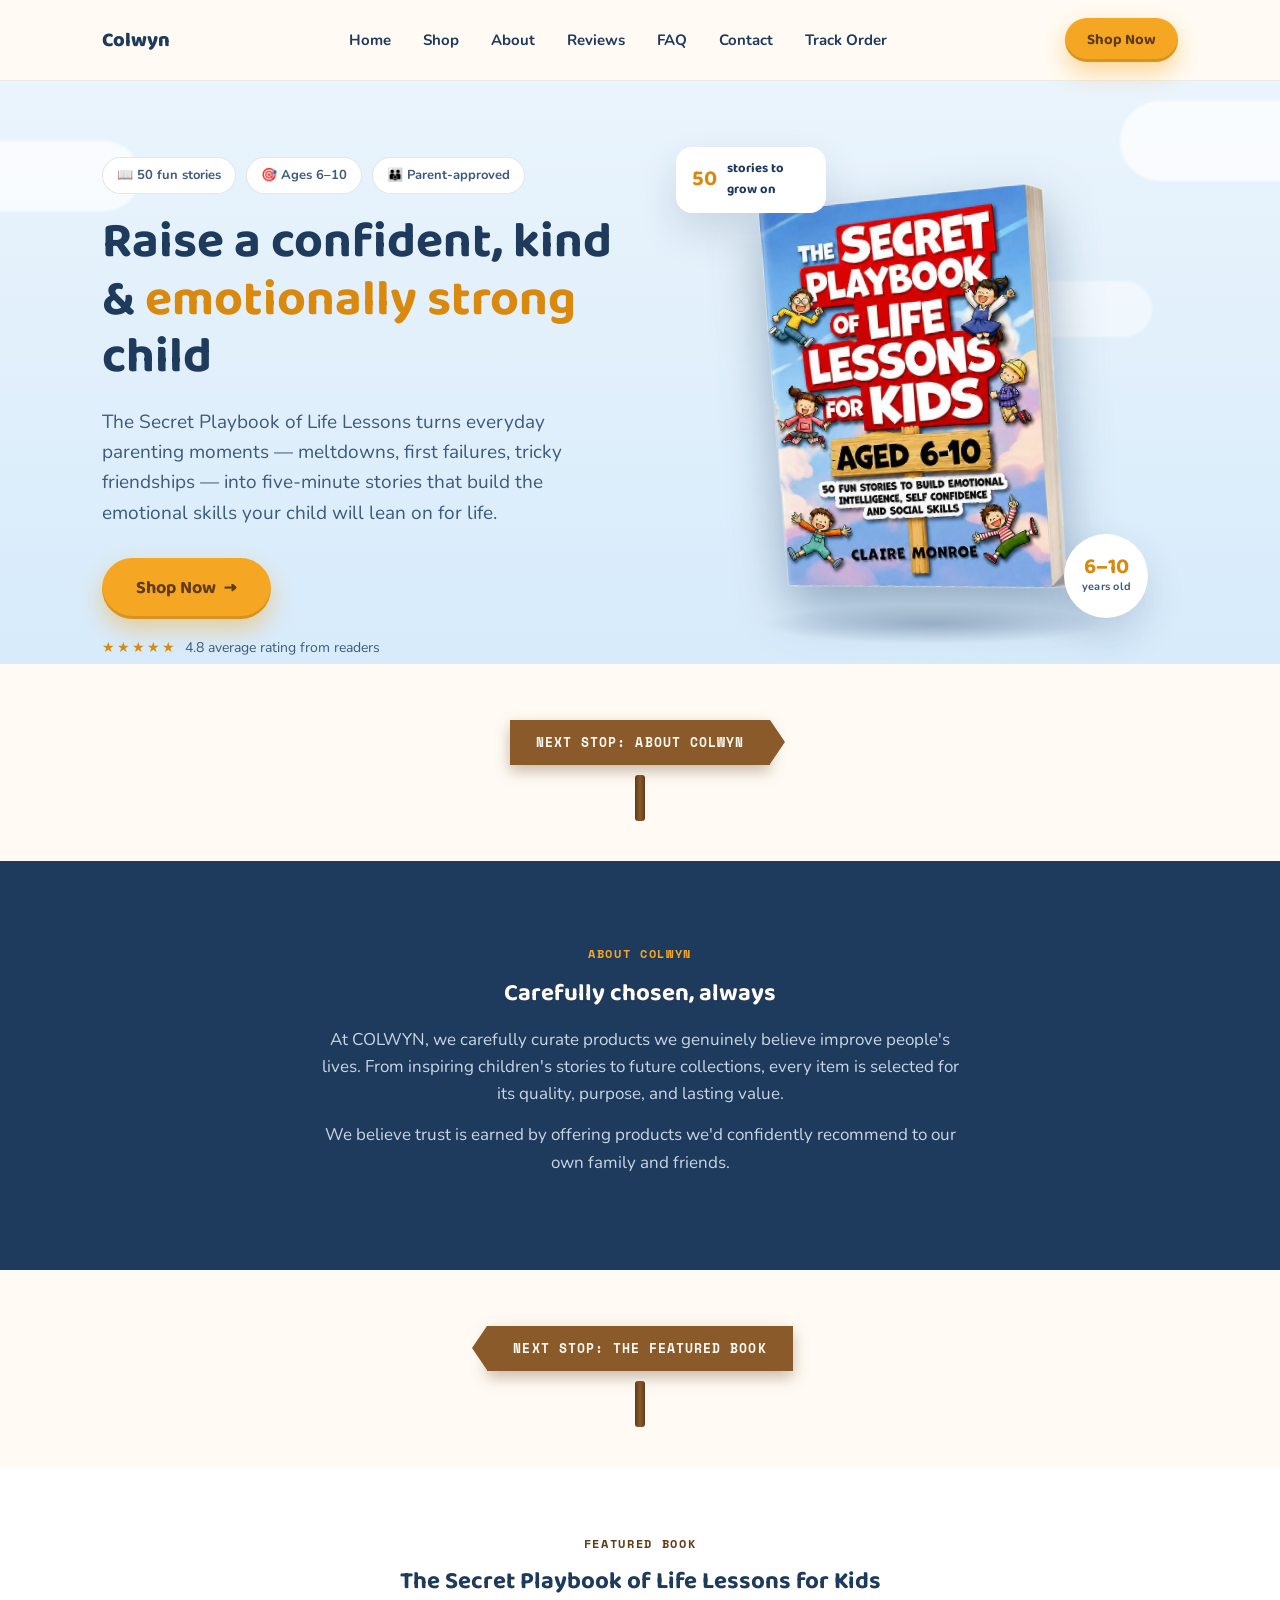
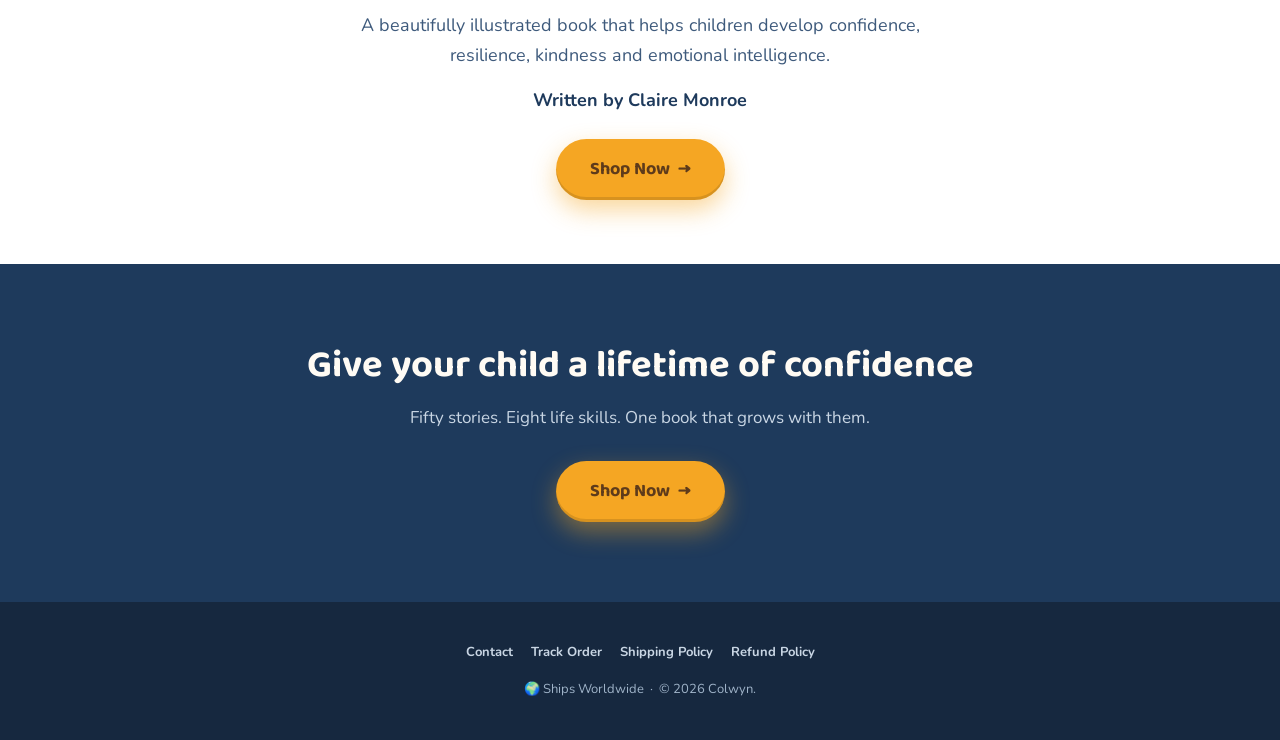
<file: index.html>
<!DOCTYPE html>
<html lang="en">
<head>
<meta charset="UTF-8">
<meta name="viewport" content="width=device-width, initial-scale=1.0">
<title>The Secret Playbook of Life Lessons for Kids by Claire Monroe | Colwyn</title>
<link rel="preconnect" href="https://fonts.googleapis.com">
<link rel="preconnect" href="https://fonts.gstatic.com" crossorigin>
<link href="https://fonts.googleapis.com/css2?family=Baloo+2:wght@500;600;700;800&family=Nunito:wght@400;600;700;800&family=Space+Mono:wght@400;700&display=swap" rel="stylesheet">
<link rel="stylesheet" href="css/styles.css">
</head>
<body>

<header>
  <div class="nav">
    <div class="logo">Colwyn</div>
    <div class="nav-links">
      <a href="index.html">Home</a>
      <a href="shop.html">Shop</a>
      <a href="#about">About</a>
      <a href="shop.html#reviews">Reviews</a>
      <a href="shop.html#faq">FAQ</a>
      <a href="contact.html">Contact</a>
      <a href="track-order.html">Track Order</a>
    </div>
    <a href="shop.html" class="btn btn-primary">Shop Now</a>
  </div>
</header>

<!-- HERO — answers "what is this?" -->
<section class="hero">
  <div class="cloud" style="width:180px;height:70px;top:60px;left:-40px;"></div>
  <div class="cloud" style="width:220px;height:80px;top:20px;right:-60px;"></div>
  <div class="cloud" style="width:140px;height:56px;top:200px;right:10%;opacity:0.5;"></div>
  <div class="wrap hero-grid">
    <div>
      <div class="badge-row">
        <span class="pill">📖 50 fun stories</span>
        <span class="pill">🎯 Ages 6–10</span>
        <span class="pill">👪 Parent-approved</span>
      </div>
      <h1>Raise a confident, kind & <span class="hl">emotionally strong</span> child</h1>
      <p class="lead">The Secret Playbook of Life Lessons turns everyday parenting moments — meltdowns, first failures, tricky friendships — into five-minute stories that build the emotional skills your child will lean on for life.</p>
      <div class="hero-cta-row">
        <a href="shop.html" class="btn btn-primary">Shop Now &nbsp;→</a>
      </div>
      <div class="trust-line"><span class="stars">★★★★★</span> 4.8 average rating from readers</div>
    </div>
    <div class="book-stage">
      <div class="book-shadow"></div>
      <div class="float-badge stories"><span class="num">50</span> stories to grow on</div>
      <img class="book-cover-img" src="images/book-cover.png" alt="The Secret Playbook of Life Lessons for Kids, by Claire Monroe">
      <div class="float-badge age"><span class="num">6–10</span><span class="sub">years old</span></div>
    </div>
  </div>
</section>

<div class="signpost-divider">
  <div class="signpost-arrow">Next stop: about Colwyn</div>
  <div class="signpost-post"></div>
</div>

<!-- ABOUT COLWYN — broad master-brand introduction (not book-specific),
     built to support future product categories beyond this first title. -->
<section class="about-section" id="about">
  <div class="wrap">
    <span class="eyebrow" style="color:var(--gold);">About Colwyn</span>
    <h2 style="margin:14px 0 18px;">Carefully chosen, always</h2>
    <p>At COLWYN, we carefully curate products we genuinely believe improve people's lives. From inspiring children's stories to future collections, every item is selected for its quality, purpose, and lasting value.</p>
    <p>We believe trust is earned by offering products we'd confidently recommend to our own family and friends.</p>
  </div>
</section>

<div class="signpost-divider">
  <div class="signpost-arrow left">Next stop: the featured book</div>
  <div class="signpost-post"></div>
</div>

<!-- FEATURED BOOK — compact callout (not the full author bio).
     The complete "About the Author" section lives only on the Shop page;
     this briefly credits the author before sending the visitor to Shop Now. -->
<section class="short-intro">
  <div class="wrap">
    <span class="eyebrow">Featured Book</span>
    <h2 style="margin:12px 0 14px;">The Secret Playbook of Life Lessons for Kids</h2>
    <p style="margin-bottom:14px;">A beautifully illustrated book that helps children develop confidence, resilience, kindness and emotional intelligence.</p>
    <p style="font-weight:700;color:var(--ink);margin-bottom:24px;">Written by Claire Monroe</p>
    <a href="shop.html" class="btn btn-primary">Shop Now &nbsp;→</a>
  </div>
</section>

<!-- FINAL CTA — answers "where do I buy it?" -->
<section class="final-cta">
  <div class="wrap">
    <h2>Give your child a lifetime of confidence</h2>
    <p>Fifty stories. Eight life skills. One book that grows with them.</p>
    <a href="shop.html" class="btn btn-primary">Shop Now &nbsp;→</a>
  </div>
</section>

<footer>
  <div class="wrap">
    <div class="footer-links">
      <a href="contact.html">Contact</a>
      <a href="track-order.html">Track Order</a>
      <a href="shipping-policy.html">Shipping Policy</a>
      <a href="refund-policy.html">Refund Policy</a>
      <!-- REMAINING POLICY LINKS PLACEHOLDER — restore once approved
           Privacy Policy and Terms of Service still contain draft /
           TO CONFIRM placeholders (business entity name, governing
           law, data-collection specifics, etc.) and are not yet
           publicly linked. Shipping Policy and Refund Policy were
           finalized using confirmed supplier fulfillment details and
           are now live above. Once Privacy Policy and Terms of
           Service are reviewed and approved, restore these two:
           <a href="privacy-policy.html">Privacy Policy</a>
           <a href="terms-of-service.html">Terms of Service</a>
      -->
    </div>
    <p>🌍 Ships Worldwide &nbsp;·&nbsp; © 2026 Colwyn.</p>
  </div>
</footer>

</body>
</html>
</file>
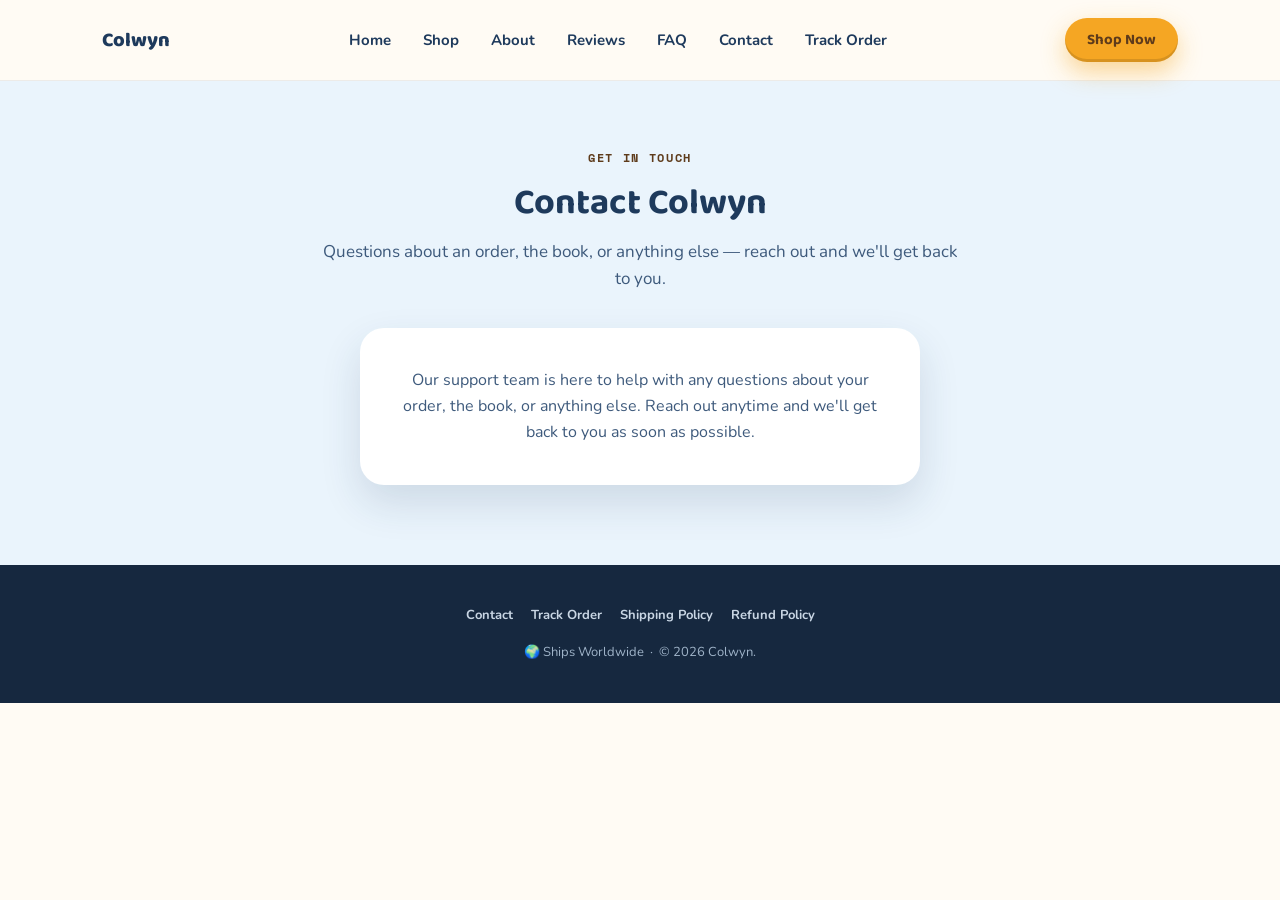
<file: contact.html>
<!DOCTYPE html>
<html lang="en">
<head>
<meta charset="UTF-8">
<meta name="viewport" content="width=device-width, initial-scale=1.0">
<title>Contact | Colwyn</title>
<link rel="preconnect" href="https://fonts.googleapis.com">
<link rel="preconnect" href="https://fonts.gstatic.com" crossorigin>
<link href="https://fonts.googleapis.com/css2?family=Baloo+2:wght@500;600;700;800&family=Nunito:wght@400;600;700;800&family=Space+Mono:wght@400;700&display=swap" rel="stylesheet">

<link rel="stylesheet" href="css/styles.css">



</head>
<body>

<header>
  <div class="nav">
    <div class="logo">Colwyn</div>
    <div class="nav-links">
      <a href="index.html">Home</a>
      <a href="shop.html">Shop</a>
      <a href="index.html#about">About</a>
      <a href="shop.html#reviews">Reviews</a>
      <a href="shop.html#faq">FAQ</a>
      <a href="contact.html">Contact</a>
      <a href="track-order.html">Track Order</a>
    </div>
    <a href="shop.html" class="btn btn-primary">Shop Now</a>
  </div>
</header>

<section class="contact-section">
  <div class="wrap">
    <div class="section-head" style="margin-bottom:36px;">
      <span class="eyebrow">Get in touch</span>
      <h2>Contact Colwyn</h2>
      <p>Questions about an order, the book, or anything else — reach out and we'll get back to you.</p>
    </div>
    <!--
      Support email is a configurable placeholder — the owner has not yet
      provided the final support address. No placeholder or fake address
      is shown to customers (that would fail a "no placeholder email
      visible to customers" check). Once the real address is provided,
      add it as a mailto link here, e.g.:
      <a href="mailto:REAL_ADDRESS_HERE" class="btn btn-primary">REAL_ADDRESS_HERE</a>
    -->
    <div class="contact-form" style="text-align:center;">
      <p style="color:var(--ink-soft);font-size:16px;">
        Our support team is here to help with any questions about your order, the book, or anything else. Reach out anytime and we'll get back to you as soon as possible.
      </p>
    </div>
  </div>
</section>

<footer>
  <div class="wrap">
    <div class="footer-links">
      <a href="contact.html">Contact</a>
      <a href="track-order.html">Track Order</a>
      <a href="shipping-policy.html">Shipping Policy</a>
      <a href="refund-policy.html">Refund Policy</a>
      <!-- REMAINING POLICY LINKS PLACEHOLDER — restore once approved
           Privacy Policy and Terms of Service still contain draft /
           TO CONFIRM placeholders (business entity name, governing
           law, data-collection specifics, etc.) and are not yet
           publicly linked. Shipping Policy and Refund Policy were
           finalized using confirmed supplier fulfillment details and
           are now live above. Once Privacy Policy and Terms of
           Service are reviewed and approved, restore these two:
           <a href="privacy-policy.html">Privacy Policy</a>
           <a href="terms-of-service.html">Terms of Service</a>
      -->
    </div>
    <p>🌍 Ships Worldwide &nbsp;·&nbsp; © 2026 Colwyn.</p>
  </div>
</footer>

</body>
</html>
</file>
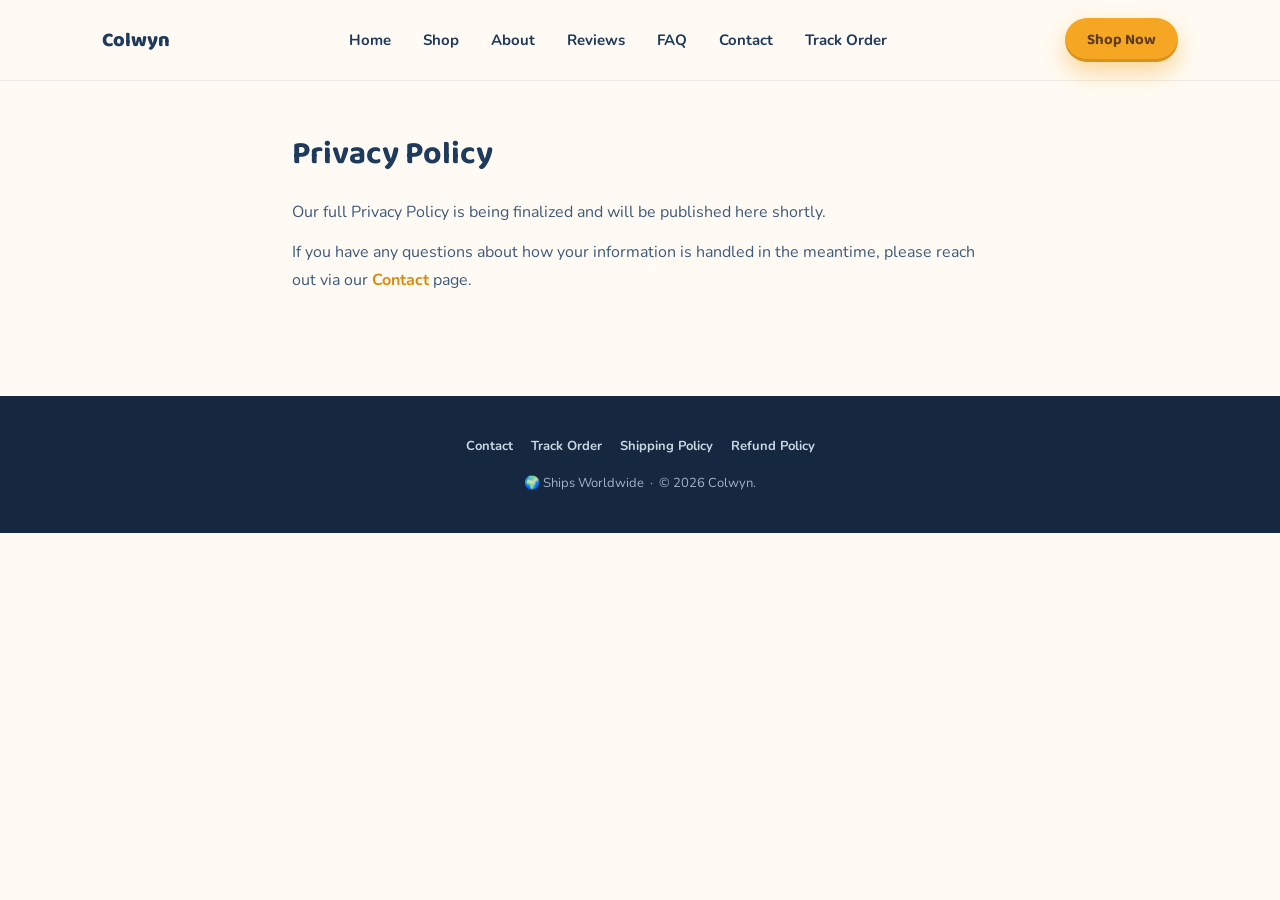
<file: privacy-policy.html>
<!DOCTYPE html>
<html lang="en">
<head>
<meta charset="UTF-8">
<meta name="viewport" content="width=device-width, initial-scale=1.0">
<title>Privacy Policy | Colwyn</title>
<link rel="preconnect" href="https://fonts.googleapis.com">
<link rel="preconnect" href="https://fonts.gstatic.com" crossorigin>
<link href="https://fonts.googleapis.com/css2?family=Baloo+2:wght@500;600;700;800&family=Nunito:wght@400;600;700;800&family=Space+Mono:wght@400;700&display=swap" rel="stylesheet">
<link rel="stylesheet" href="css/styles.css">
</head>
<body>

<header>
  <div class="nav">
    <div class="logo">Colwyn</div>
    <div class="nav-links">
      <a href="index.html">Home</a>
      <a href="shop.html">Shop</a>
      <a href="index.html#about">About</a>
      <a href="shop.html#reviews">Reviews</a>
      <a href="shop.html#faq">FAQ</a>
      <a href="contact.html">Contact</a>
      <a href="track-order.html">Track Order</a>
    </div>
    <a href="shop.html" class="btn btn-primary">Shop Now</a>
  </div>
</header>

<section class="policy-section">
  <div class="wrap">
    <!-- This page is a minimal holding page, not the final policy.
         The full Privacy Policy needs real business details (data
         collection tools in use, data retention practice, registered
         business name/address, etc.) that haven't been confirmed yet.
         Replace this entire section with the finalized policy once
         that information is available — see project notes. -->
    <h1>Privacy Policy</h1>
    <p>Our full Privacy Policy is being finalized and will be published here shortly.</p>
    <p>If you have any questions about how your information is handled in the meantime, please reach out via our <a href="contact.html" style="color:var(--gold-deep);font-weight:700;">Contact</a> page.</p>
  </div>
</section>

<footer>
  <div class="wrap">
    <div class="footer-links">
      <a href="contact.html">Contact</a>
      <a href="track-order.html">Track Order</a>
      <a href="shipping-policy.html">Shipping Policy</a>
      <a href="refund-policy.html">Refund Policy</a>
      <!-- REMAINING POLICY LINKS PLACEHOLDER — restore once approved
           Privacy Policy and Terms of Service still contain draft /
           TO CONFIRM placeholders (business entity name, governing
           law, data-collection specifics, etc.) and are not yet
           publicly linked. Shipping Policy and Refund Policy were
           finalized using confirmed supplier fulfillment details and
           are now live above. Once Privacy Policy and Terms of
           Service are reviewed and approved, restore these two:
           <a href="privacy-policy.html">Privacy Policy</a>
           <a href="terms-of-service.html">Terms of Service</a>
      -->
    </div>
    <p>🌍 Ships Worldwide &nbsp;·&nbsp; © 2026 Colwyn.</p>
  </div>
</footer>

</body>
</html>
</file>
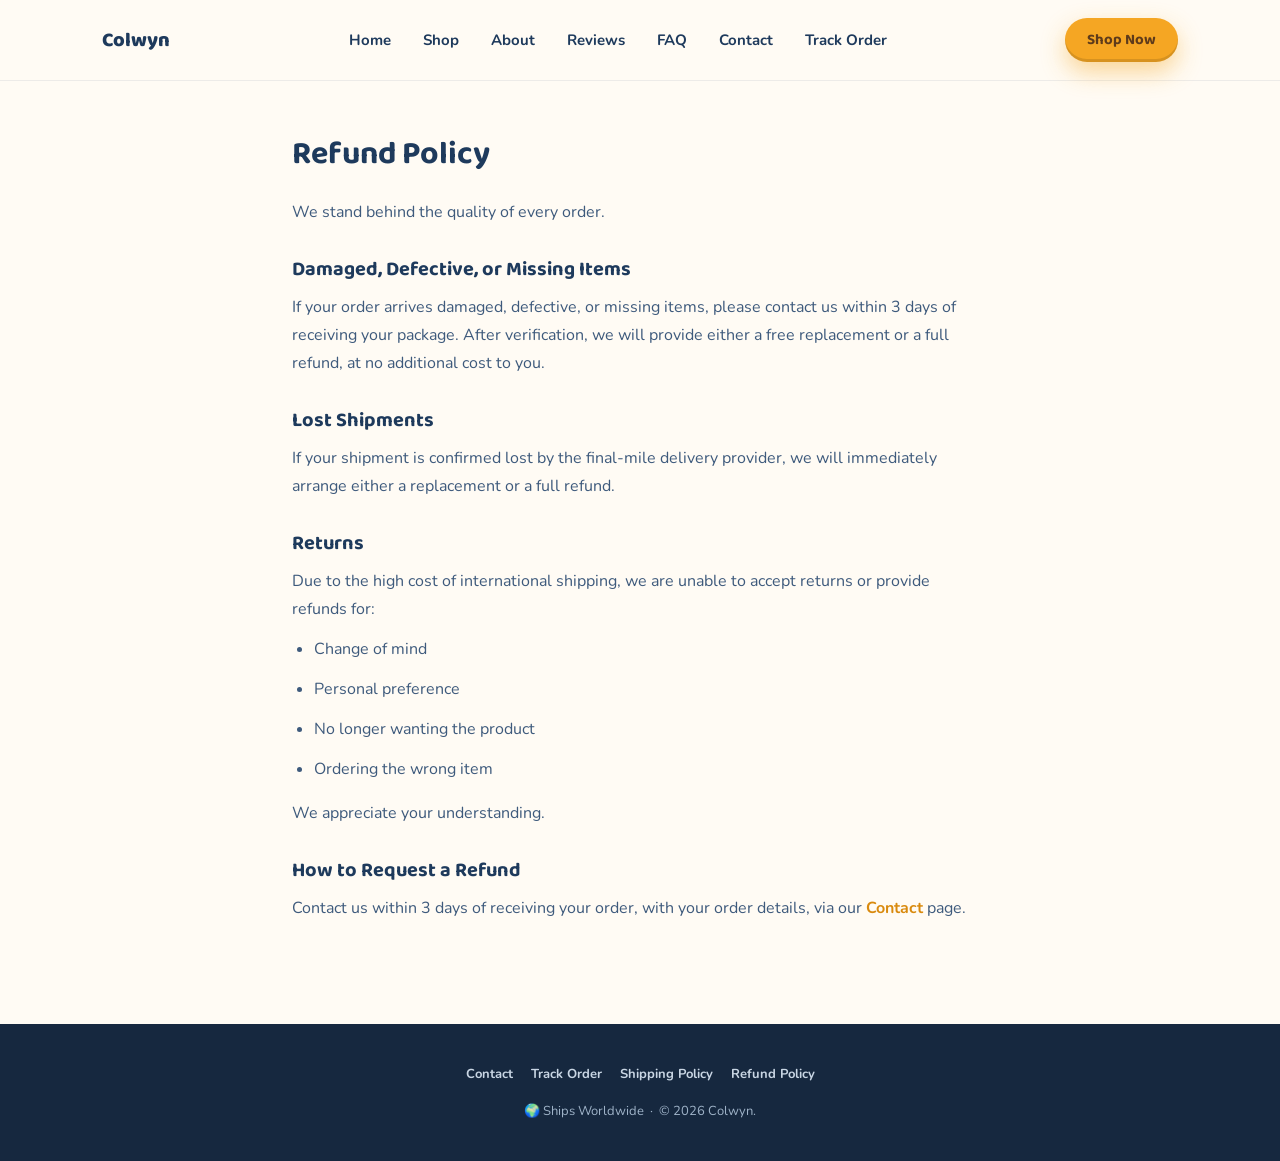
<file: refund-policy.html>
<!DOCTYPE html>
<html lang="en">
<head>
<meta charset="UTF-8">
<meta name="viewport" content="width=device-width, initial-scale=1.0">
<title>Refund Policy | Colwyn</title>
<link rel="preconnect" href="https://fonts.googleapis.com">
<link rel="preconnect" href="https://fonts.gstatic.com" crossorigin>
<link href="https://fonts.googleapis.com/css2?family=Baloo+2:wght@500;600;700;800&family=Nunito:wght@400;600;700;800&family=Space+Mono:wght@400;700&display=swap" rel="stylesheet">
<link rel="stylesheet" href="css/styles.css">
</head>
<body>

<header>
  <div class="nav">
    <div class="logo">Colwyn</div>
    <div class="nav-links">
      <a href="index.html">Home</a>
      <a href="shop.html">Shop</a>
      <a href="index.html#about">About</a>
      <a href="shop.html#reviews">Reviews</a>
      <a href="shop.html#faq">FAQ</a>
      <a href="contact.html">Contact</a>
      <a href="track-order.html">Track Order</a>
    </div>
    <a href="shop.html" class="btn btn-primary">Shop Now</a>
  </div>
</header>

<section class="policy-section">
  <div class="wrap">
    <h1>Refund Policy</h1>
    <p>We stand behind the quality of every order.</p>

    <h2>Damaged, Defective, or Missing Items</h2>
    <p>If your order arrives damaged, defective, or missing items, please contact us within 3 days of receiving your package. After verification, we will provide either a free replacement or a full refund, at no additional cost to you.</p>

    <h2>Lost Shipments</h2>
    <p>If your shipment is confirmed lost by the final-mile delivery provider, we will immediately arrange either a replacement or a full refund.</p>

    <h2>Returns</h2>
    <p>Due to the high cost of international shipping, we are unable to accept returns or provide refunds for:</p>
    <ul>
      <li>Change of mind</li>
      <li>Personal preference</li>
      <li>No longer wanting the product</li>
      <li>Ordering the wrong item</li>
    </ul>
    <p>We appreciate your understanding.</p>

    <h2>How to Request a Refund</h2>
    <p>Contact us within 3 days of receiving your order, with your order details, via our <a href="contact.html" style="color:var(--gold-deep);font-weight:700;">Contact</a> page.</p>
  </div>
</section>

<footer>
  <div class="wrap">
    <div class="footer-links">
      <a href="contact.html">Contact</a>
      <a href="track-order.html">Track Order</a>
      <a href="shipping-policy.html">Shipping Policy</a>
      <a href="refund-policy.html">Refund Policy</a>
      <!-- REMAINING POLICY LINKS PLACEHOLDER — restore once approved
           Privacy Policy and Terms of Service still contain draft /
           TO CONFIRM placeholders (business entity name, governing
           law, data-collection specifics, etc.) and are not yet
           publicly linked. Shipping Policy and Refund Policy were
           finalized using confirmed supplier fulfillment details and
           are now live above. Once Privacy Policy and Terms of
           Service are reviewed and approved, restore these two:
           <a href="privacy-policy.html">Privacy Policy</a>
           <a href="terms-of-service.html">Terms of Service</a>
      -->
    </div>
    <p>🌍 Ships Worldwide &nbsp;·&nbsp; © 2026 Colwyn.</p>
  </div>
</footer>

</body>
</html>
</file>
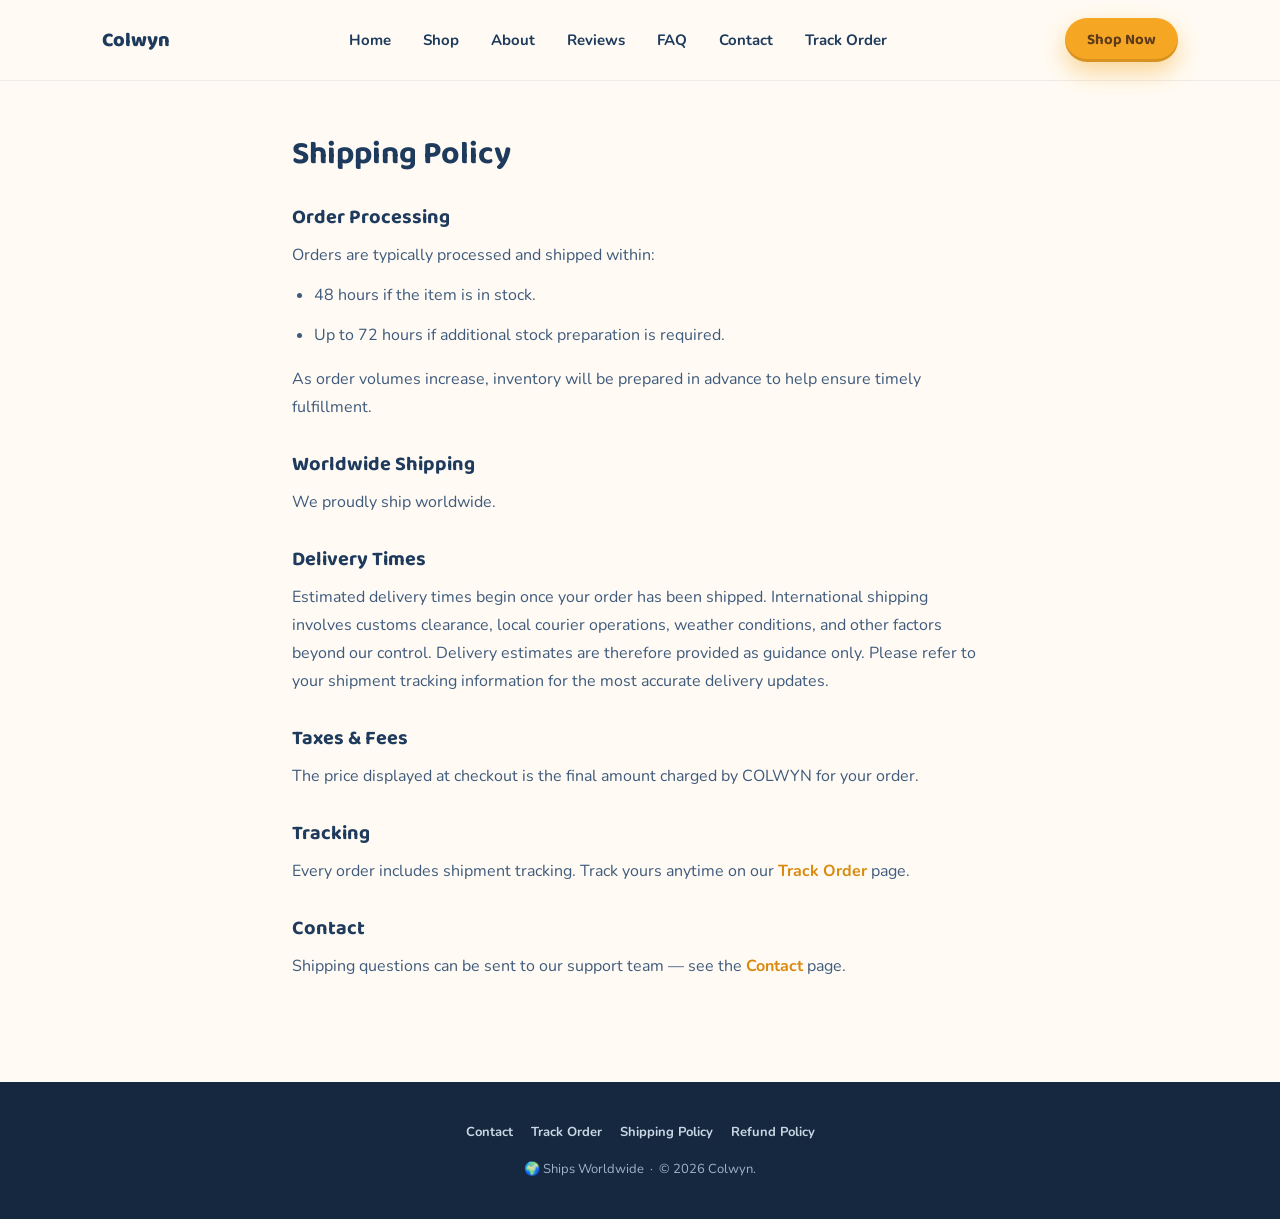
<file: shipping-policy.html>
<!DOCTYPE html>
<html lang="en">
<head>
<meta charset="UTF-8">
<meta name="viewport" content="width=device-width, initial-scale=1.0">
<title>Shipping Policy | Colwyn</title>
<link rel="preconnect" href="https://fonts.googleapis.com">
<link rel="preconnect" href="https://fonts.gstatic.com" crossorigin>
<link href="https://fonts.googleapis.com/css2?family=Baloo+2:wght@500;600;700;800&family=Nunito:wght@400;600;700;800&family=Space+Mono:wght@400;700&display=swap" rel="stylesheet">
<link rel="stylesheet" href="css/styles.css">
</head>
<body>

<header>
  <div class="nav">
    <div class="logo">Colwyn</div>
    <div class="nav-links">
      <a href="index.html">Home</a>
      <a href="shop.html">Shop</a>
      <a href="index.html#about">About</a>
      <a href="shop.html#reviews">Reviews</a>
      <a href="shop.html#faq">FAQ</a>
      <a href="contact.html">Contact</a>
      <a href="track-order.html">Track Order</a>
    </div>
    <a href="shop.html" class="btn btn-primary">Shop Now</a>
  </div>
</header>

<section class="policy-section">
  <div class="wrap">
    <h1>Shipping Policy</h1>

    <h2>Order Processing</h2>
    <p>Orders are typically processed and shipped within:</p>
    <ul>
      <li>48 hours if the item is in stock.</li>
      <li>Up to 72 hours if additional stock preparation is required.</li>
    </ul>
    <p>As order volumes increase, inventory will be prepared in advance to help ensure timely fulfillment.</p>

    <h2>Worldwide Shipping</h2>
    <p>We proudly ship worldwide.</p>

    <h2>Delivery Times</h2>
    <p>Estimated delivery times begin once your order has been shipped. International shipping involves customs clearance, local courier operations, weather conditions, and other factors beyond our control. Delivery estimates are therefore provided as guidance only. Please refer to your shipment tracking information for the most accurate delivery updates.</p>

    <h2>Taxes &amp; Fees</h2>
    <p>The price displayed at checkout is the final amount charged by COLWYN for your order.</p>

    <h2>Tracking</h2>
    <p>Every order includes shipment tracking. Track yours anytime on our <a href="track-order.html" style="color:var(--gold-deep);font-weight:700;">Track Order</a> page.</p>

    <h2>Contact</h2>
    <p>Shipping questions can be sent to our support team — see the <a href="contact.html" style="color:var(--gold-deep);font-weight:700;">Contact</a> page.</p>
  </div>
</section>

<footer>
  <div class="wrap">
    <div class="footer-links">
      <a href="contact.html">Contact</a>
      <a href="track-order.html">Track Order</a>
      <a href="shipping-policy.html">Shipping Policy</a>
      <a href="refund-policy.html">Refund Policy</a>
      <!-- REMAINING POLICY LINKS PLACEHOLDER — restore once approved
           Privacy Policy and Terms of Service still contain draft /
           TO CONFIRM placeholders (business entity name, governing
           law, data-collection specifics, etc.) and are not yet
           publicly linked. Shipping Policy and Refund Policy were
           finalized using confirmed supplier fulfillment details and
           are now live above. Once Privacy Policy and Terms of
           Service are reviewed and approved, restore these two:
           <a href="privacy-policy.html">Privacy Policy</a>
           <a href="terms-of-service.html">Terms of Service</a>
      -->
    </div>
    <p>🌍 Ships Worldwide &nbsp;·&nbsp; © 2026 Colwyn.</p>
  </div>
</footer>

</body>
</html>
</file>
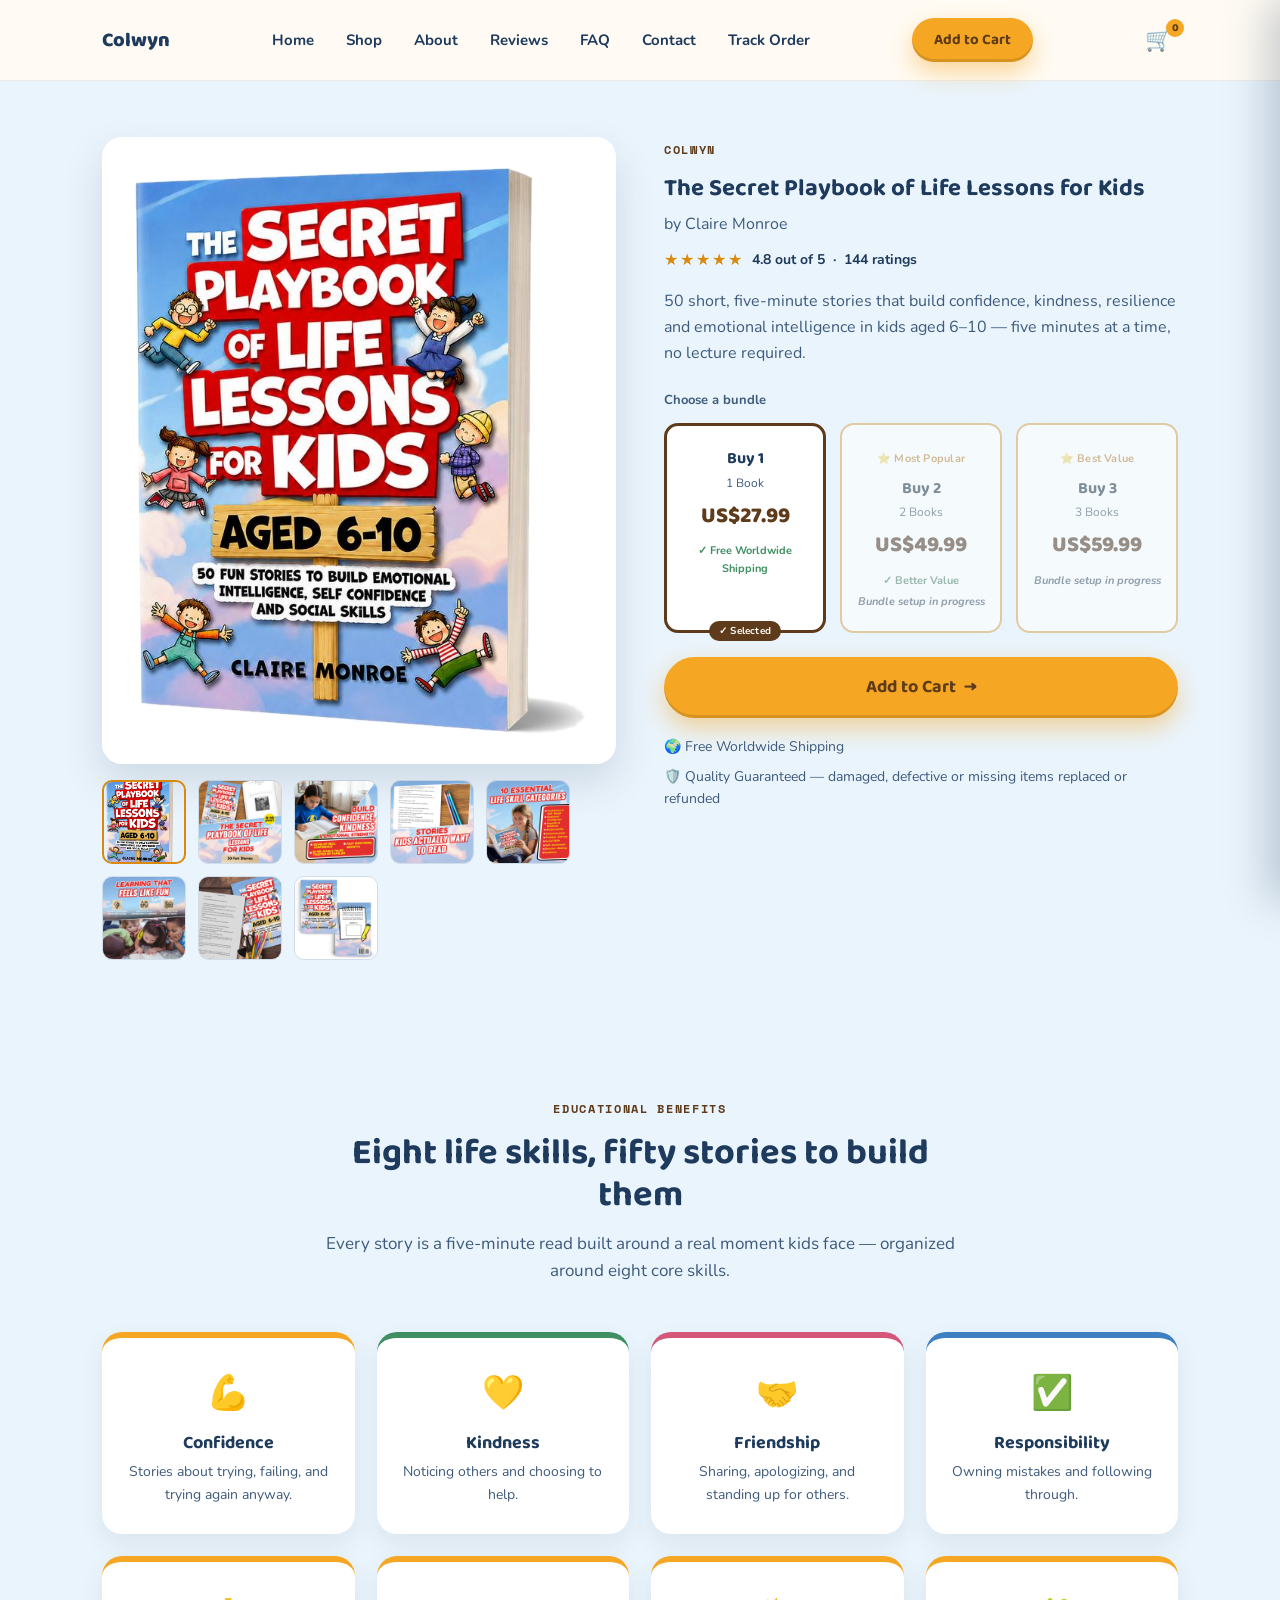
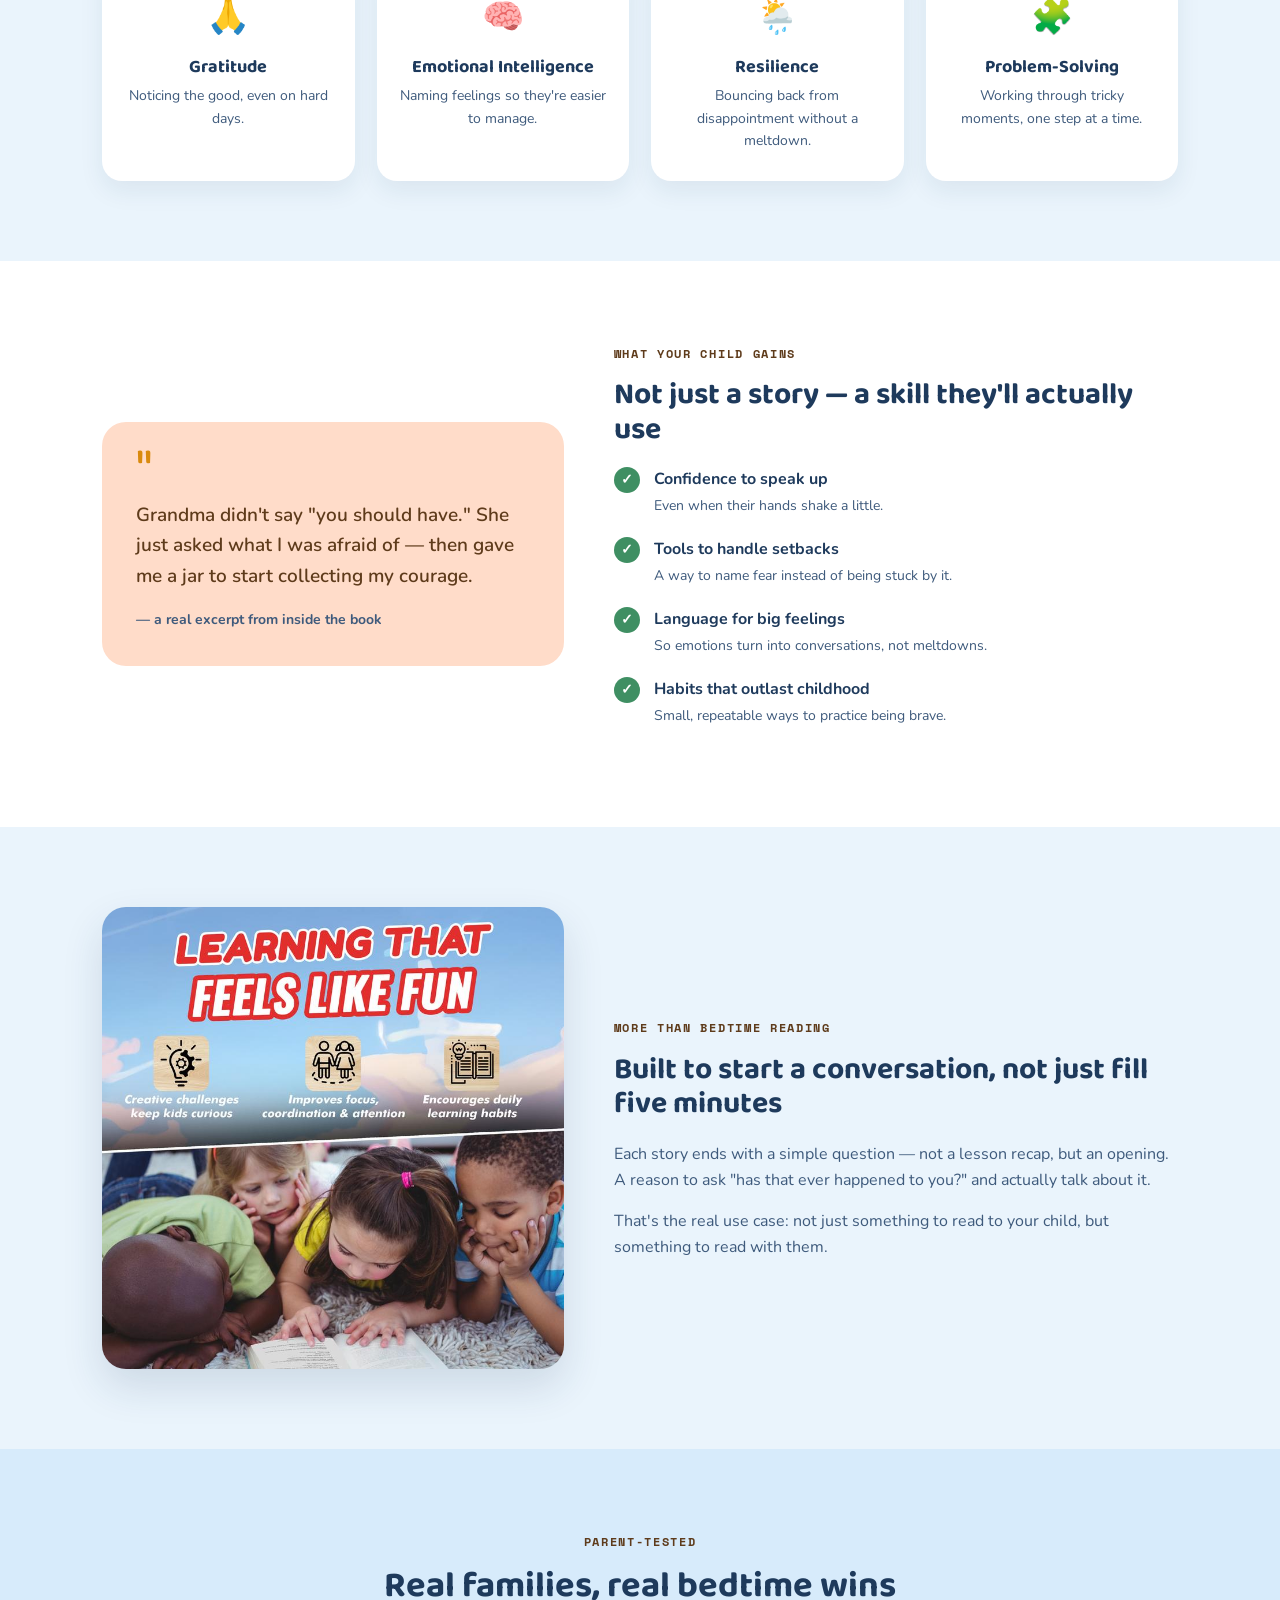
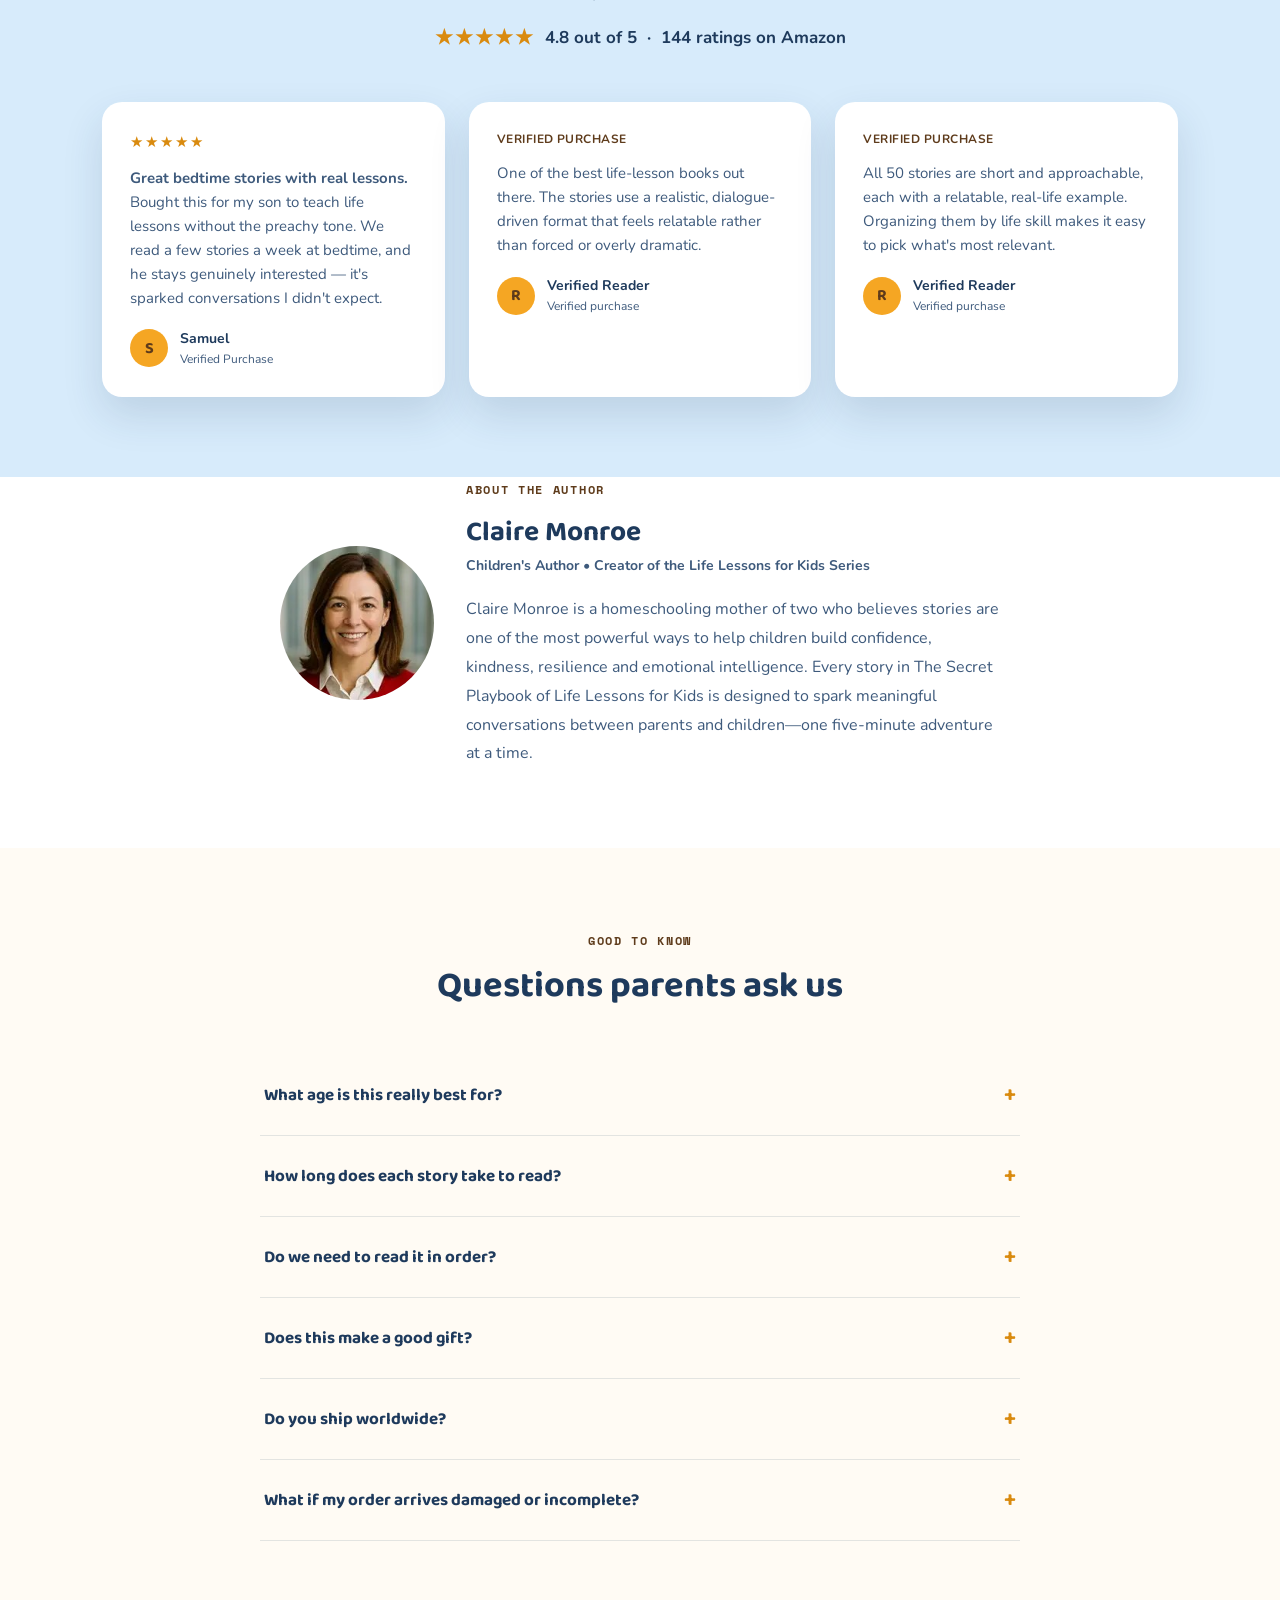
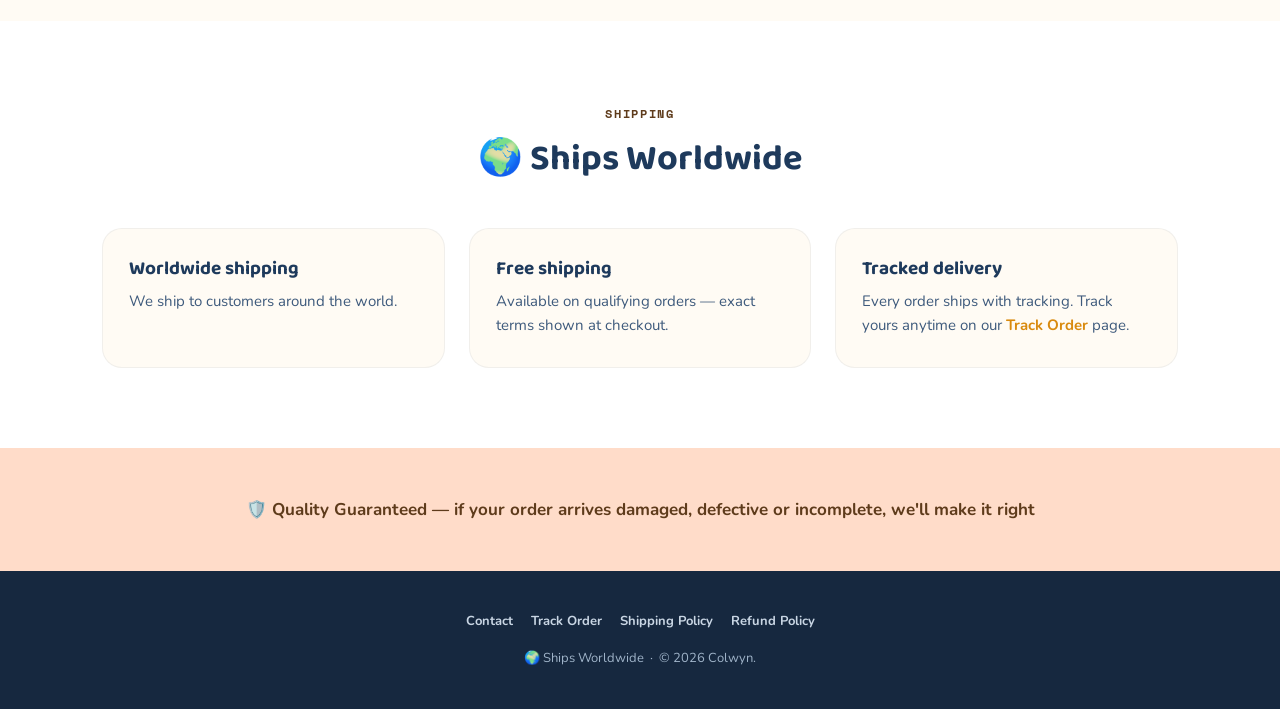
<file: shop.html>
<!DOCTYPE html>
<html lang="en">
<head>
<meta charset="UTF-8">
<meta name="viewport" content="width=device-width, initial-scale=1.0">
<title>Shop | The Secret Playbook of Life Lessons for Kids — Colwyn</title>
<link rel="preconnect" href="https://fonts.googleapis.com">
<link rel="preconnect" href="https://fonts.gstatic.com" crossorigin>
<link href="https://fonts.googleapis.com/css2?family=Baloo+2:wght@500;600;700;800&family=Nunito:wght@400;600;700;800&family=Space+Mono:wght@400;700&display=swap" rel="stylesheet">
<link rel="stylesheet" href="css/styles.css">
</head>
<body>

<header>
  <div class="nav">
    <div class="logo">Colwyn</div>
    <div class="nav-links">
      <a href="index.html">Home</a>
      <a href="shop.html">Shop</a>
      <a href="index.html#about">About</a>
      <a href="#reviews">Reviews</a>
      <a href="#faq">FAQ</a>
      <a href="contact.html">Contact</a>
      <a href="track-order.html">Track Order</a>
    </div>
    <a href="#buy" class="btn btn-primary">Add to Cart</a>
    <button type="button" class="cart-icon-btn" id="cartIconButton" aria-label="View cart">
      🛒<span class="cart-count-badge" id="cartCountBadge" hidden>0</span>
    </button>
  </div>
</header>

<!-- PRODUCT HERO: Images + Description + Bundle Section + Add to Cart
     (kept together above the fold, matching standard Shopify product-page layout) -->
<section class="shop-product" id="buy">
  <div class="wrap">
    <div class="shop-product-grid">

      <!-- PRODUCT IMAGES — click a thumbnail to swap the main image (no popup) -->
      <div>
        <img class="shop-main-image" id="mainProductImage" src="images/book-cover.png" alt="The Secret Playbook of Life Lessons for Kids, by Claire Monroe">
        <div class="shop-gallery-strip">
          <figure class="active"><img src="images/book-cover.png" alt="The Secret Playbook of Life Lessons for Kids, by Claire Monroe"></figure>
          <figure><img src="images/gallery-story-page-boy-and-his-worries.png" alt="The Secret Playbook of Life Lessons for Kids, with a sample story page featuring The Boy and His Worries"></figure>
          <figure><img src="images/gallery-reader-confidence-kindness.png" alt="A young reader building confidence and kindness with the book"></figure>
          <figure><img src="images/gallery-story-excerpt-courage-jar.png" alt="Sample story page kids actually want to read"></figure>
          <figure><img src="images/gallery-ten-life-skill-categories.png" alt="10 essential life skill categories covered in the book"></figure>
          <figure><img src="images/gallery-kids-reading-together.png" alt="Kids reading together, learning that feels like fun"></figure>
          <figure><img src="images/gallery-book-pages-craft-supplies.png" alt="A look inside the book pages alongside craft supplies"></figure>
          <figure><img src="images/gallery-front-back-cover.png" alt="Front and back cover of The Secret Playbook of Life Lessons for Kids"></figure>
        </div>
      </div>

      <div>
        <!-- PRODUCT TITLE + REVIEWS SUMMARY -->
        <span class="eyebrow">Colwyn</span>
        <h1 style="margin:12px 0 10px;">The Secret Playbook of Life Lessons for Kids</h1>
        <p style="color:var(--ink-soft);font-size:16px;margin-bottom:10px;">by Claire Monroe</p>
        <a href="#reviews" style="display:flex;align-items:center;gap:8px;text-decoration:none;margin-bottom:16px;">
          <span class="stars" style="font-size:16px;">★★★★★</span>
          <span style="font-size:14px;font-weight:700;color:var(--ink);">4.8 out of 5 &nbsp;·&nbsp; 144 ratings</span>
        </a>

        <!-- SHORT DESCRIPTION -->
        <p style="color:var(--ink-soft);font-size:16px;margin-bottom:4px;">50 short, five-minute stories that build confidence, kindness, resilience and emotional intelligence in kids aged 6–10 — five minutes at a time, no lecture required.</p>

        <!-- BUNDLE PRICING (static display only — see comment below)
             KACHING BUNDLE APP PLACEHOLDER — Kaching Bundle Quantity Breaks
             will replace these three cards with its own dynamic widget once
             installed and configured for this product. The prices shown here
             are launch-price copy only; they are NOT wired to the cart, to
             checkout, or to the actual Shopify product price. The Add to Cart
             button below always adds 1 unit at whatever price is set in
             Shopify — if that price ever changes, these cards will need to
             be updated manually until Kaching replaces this section. -->
        <!-- BUNDLE STATUS: only "Single Copy" (Buy 1) is real and purchasable
             right now — it uses the store's one existing product variant.
             "Family Pack" and "Best Value Bundle" are disabled placeholders:
             not clickable, not selectable, and Add to Cart can never add
             their quantity. They will be activated by (a) creating the
             actual priced variants/products in Shopify Admin, (b) providing
             their variant IDs here, and (c) removing the "disabled" class
             and re-enabling their click handling in js/shopify.js. -->
        <div class="bundle-section" id="kaching-bundle-placeholder">
          <span class="bundle-section-label">Choose a bundle</span>
          <div class="bundle-cards" role="radiogroup" aria-label="Choose a bundle">
            <div class="bundle-card selected" data-quantity="1" data-bundle="single" role="radio" aria-checked="true" tabindex="0">
              <h4>Buy 1</h4>
              <p class="bundle-qty">1 Book</p>
              <p class="bundle-price">US$27.99</p>
              <p class="bundle-shipping">✓ Free Worldwide Shipping</p>
            </div>
            <div class="bundle-card featured disabled" data-bundle="family-pack" role="radio" aria-checked="false" aria-disabled="true" tabindex="-1">
              <span class="bundle-badge">⭐ Most Popular</span>
              <h4>Buy 2</h4>
              <p class="bundle-qty">2 Books</p>
              <p class="bundle-price">US$49.99</p>
              <p class="bundle-shipping">✓ Better Value</p>
              <p class="bundle-coming-soon">Bundle setup in progress</p>
            </div>
            <div class="bundle-card featured disabled" data-bundle="best-value" role="radio" aria-checked="false" aria-disabled="true" tabindex="-1">
              <span class="bundle-badge">⭐ Best Value</span>
              <h4>Buy 3</h4>
              <p class="bundle-qty">3 Books</p>
              <p class="bundle-price">US$59.99</p>
              <p class="bundle-coming-soon">Bundle setup in progress</p>
            </div>
          </div>
        </div>

        <!-- ADD TO CART — live Shopify Storefront checkout (js/shopify.js) -->
        <a href="#" class="btn btn-primary js-shopify-checkout" style="width:100%;justify-content:center;">Add to Cart &nbsp;→</a>

        <ul class="shop-trust-list">
          <li>🌍 Free Worldwide Shipping</li>
          <li>🛡️ Quality Guaranteed — damaged, defective or missing items replaced or refunded</li>
        </ul>
      </div>
    </div>
  </div>
</section>

<!-- EDUCATIONAL BENEFITS
     Merges the former "What's Inside" (8 skills), "What Your Child Gains",
     and "Parent Reading Experience" sections from the old homepage. -->
<section class="trail-section" id="inside">
  <div class="wrap">
    <div class="section-head">
      <span class="eyebrow">Educational benefits</span>
      <h2>Eight life skills, fifty stories to build them</h2>
      <p>Every story is a five-minute read built around a real moment kids face — organized around eight core skills.</p>
    </div>
    <div class="trail">
      <div class="sign"><span class="emoji">💪</span><h3>Confidence</h3><p>Stories about trying, failing, and trying again anyway.</p></div>
      <div class="sign"><span class="emoji">💛</span><h3>Kindness</h3><p>Noticing others and choosing to help.</p></div>
      <div class="sign"><span class="emoji">🤝</span><h3>Friendship</h3><p>Sharing, apologizing, and standing up for others.</p></div>
      <div class="sign"><span class="emoji">✅</span><h3>Responsibility</h3><p>Owning mistakes and following through.</p></div>
      <div class="sign"><span class="emoji">🙏</span><h3>Gratitude</h3><p>Noticing the good, even on hard days.</p></div>
      <div class="sign"><span class="emoji">🧠</span><h3>Emotional Intelligence</h3><p>Naming feelings so they're easier to manage.</p></div>
      <div class="sign"><span class="emoji">🌦️</span><h3>Resilience</h3><p>Bouncing back from disappointment without a meltdown.</p></div>
      <div class="sign"><span class="emoji">🧩</span><h3>Problem-Solving</h3><p>Working through tricky moments, one step at a time.</p></div>
    </div>
  </div>
</section>

<section class="preview">
  <div class="wrap preview-grid">
    <div class="quote-card">
      <span class="mark">"</span>
      <p class="quote-text">Grandma didn't say "you should have." She just asked what I was afraid of — then gave me a jar to start collecting my courage.</p>
      <div class="attribution">— a real excerpt from inside the book</div>
    </div>
    <div>
      <span class="eyebrow">What your child gains</span>
      <h2 style="margin:12px 0 20px;font-size:30px;">Not just a story — a skill they'll actually use</h2>
      <ul class="preview-list">
        <li><span class="check">✓</span><div><h4>Confidence to speak up</h4><p>Even when their hands shake a little.</p></div></li>
        <li><span class="check">✓</span><div><h4>Tools to handle setbacks</h4><p>A way to name fear instead of being stuck by it.</p></div></li>
        <li><span class="check">✓</span><div><h4>Language for big feelings</h4><p>So emotions turn into conversations, not meltdowns.</p></div></li>
        <li><span class="check">✓</span><div><h4>Habits that outlast childhood</h4><p>Small, repeatable ways to practice being brave.</p></div></li>
      </ul>
    </div>
  </div>
</section>

<section class="preview" style="background:var(--sky);">
  <div class="wrap preview-grid">
    <div>
      <img src="images/gallery-kids-reading-together.png" alt="Kids reading together" style="border-radius:24px;box-shadow:var(--shadow);width:100%;">
    </div>
    <div>
      <span class="eyebrow">More than bedtime reading</span>
      <h2 style="margin:12px 0 20px;font-size:30px;">Built to start a conversation, not just fill five minutes</h2>
      <p style="color:var(--ink-soft);font-size:16px;margin-bottom:16px;">Each story ends with a simple question — not a lesson recap, but an opening. A reason to ask "has that ever happened to you?" and actually talk about it.</p>
      <p style="color:var(--ink-soft);font-size:16px;">That's the real use case: not just something to read to your child, but something to read with them.</p>
    </div>
  </div>
</section>

<!-- REVIEWS -->
<section class="testimonials" id="reviews">
  <div class="wrap">
    <div class="section-head">
      <span class="eyebrow">Parent-tested</span>
      <h2>Real families, real bedtime wins</h2>
      <p style="display:flex;align-items:center;justify-content:center;gap:10px;font-weight:700;color:var(--ink);">
        <span class="stars" style="font-size:20px;">★★★★★</span> 4.8 out of 5 &nbsp;·&nbsp; 144 ratings on Amazon
      </p>
    </div>
    <div class="test-grid">
      <div class="test-card">
        <div class="stars">★★★★★</div>
        <p class="body-text"><strong>Great bedtime stories with real lessons.</strong> Bought this for my son to teach life lessons without the preachy tone. We read a few stories a week at bedtime, and he stays genuinely interested — it's sparked conversations I didn't expect.</p>
        <div class="test-who"><div class="avatar">S</div><div><div class="name">Samuel</div><div class="loc">Verified Purchase</div></div></div>
      </div>
      <div class="test-card">
        <div class="stars" style="color:var(--wood-dark);font-size:12px;font-weight:700;letter-spacing:0.04em;">VERIFIED PURCHASE</div>
        <p class="body-text">One of the best life-lesson books out there. The stories use a realistic, dialogue-driven format that feels relatable rather than forced or overly dramatic.</p>
        <div class="test-who"><div class="avatar">R</div><div><div class="name">Verified Reader</div><div class="loc">Verified purchase</div></div></div>
      </div>
      <div class="test-card">
        <div class="stars" style="color:var(--wood-dark);font-size:12px;font-weight:700;letter-spacing:0.04em;">VERIFIED PURCHASE</div>
        <p class="body-text">All 50 stories are short and approachable, each with a relatable, real-life example. Organizing them by life skill makes it easy to pick what's most relevant.</p>
        <div class="test-who"><div class="avatar">R</div><div><div class="name">Verified Reader</div><div class="loc">Verified purchase</div></div></div>
      </div>
    </div>
  </div>
</section>

<!-- ABOUT THE AUTHOR — positioned after Reviews per v3.1: author credibility
     should support the purchase decision (which is largely made by this
     point, thanks to the reviews above), not interrupt it before the
     customer has even seen social proof. Repeated here from Home so a
     visitor who lands directly on the Shop page via an ad still sees it. -->
<section class="author-section" id="author">
  <div class="wrap">
    <div class="author-card">
      <div class="author-avatar"><img src="images/author-claire-monroe.jpg" alt="Claire Monroe, author"></div>
      <div>
        <span class="eyebrow">About the author</span>
        <h2 class="author-name">Claire Monroe</h2>
        <span class="author-subtitle">Children's Author • Creator of the Life Lessons for Kids Series</span>
        <p>Claire Monroe is a homeschooling mother of two who believes stories are one of the most powerful ways to help children build confidence, kindness, resilience and emotional intelligence. Every story in The Secret Playbook of Life Lessons for Kids is designed to spark meaningful conversations between parents and children—one five-minute adventure at a time.</p>
      </div>
    </div>
  </div>
</section>

<!-- FAQ -->
<section class="faq" id="faq">
  <div class="wrap">
    <div class="section-head">
      <span class="eyebrow">Good to know</span>
      <h2>Questions parents ask us</h2>
    </div>
    <div class="faq-list">
      <div class="faq-item">
        <button class="faq-q">What age is this really best for?<span class="plus">+</span></button>
        <div class="faq-a"><p>The stories are written for kids aged 6–10, with vocabulary and themes that scale from early readers to more independent ones. Many parents also read it aloud to younger siblings.</p></div>
      </div>
      <div class="faq-item">
        <button class="faq-q">How long does each story take to read?<span class="plus">+</span></button>
        <div class="faq-a"><p>About five minutes — short enough for a bedtime routine, long enough to land the lesson and start a conversation afterward.</p></div>
      </div>
      <div class="faq-item">
        <button class="faq-q">Do we need to read it in order?<span class="plus">+</span></button>
        <div class="faq-a"><p>Not at all. Each of the 50 stories stands alone, so you can jump to whichever life lesson fits what your child is going through that week.</p></div>
      </div>
      <div class="faq-item">
        <button class="faq-q">Does this make a good gift?<span class="plus">+</span></button>
        <div class="faq-a"><p>Yes — it's a popular pick for birthdays, holidays, and "just because" gifts for kids aged 6–10. The hardcover holds up well and doesn't feel like a textbook.</p></div>
      </div>
      <div class="faq-item">
        <button class="faq-q">Do you ship worldwide?<span class="plus">+</span></button>
        <div class="faq-a"><p>🌍 Yes — we ship worldwide with tracked delivery. Full details are available on our Shipping Policy page.</p></div>
      </div>
      <div class="faq-item">
        <button class="faq-q">What if my order arrives damaged or incomplete?<span class="plus">+</span></button>
        <div class="faq-a"><p>Report it within 3 days of delivery and we'll verify the issue, then provide a free replacement or a full refund at no extra cost. Please note: refunds aren't available for change of mind or personal preference.</p></div>
      </div>
    </div>
  </div>
</section>

<!-- SHIPPING INFORMATION (generic — full details deferred to Shipping Policy page) -->
<section class="shipping-info">
  <div class="wrap">
    <div class="section-head">
      <span class="eyebrow">Shipping</span>
      <h2>🌍 Ships Worldwide</h2>
    </div>
    <div class="shipping-grid">
      <div class="empathy-card"><h3>Worldwide shipping</h3><p>We ship to customers around the world.</p></div>
      <div class="empathy-card"><h3>Free shipping</h3><p>Available on qualifying orders — exact terms shown at checkout.</p></div>
      <div class="empathy-card"><h3>Tracked delivery</h3><p>Every order ships with tracking. Track yours anytime on our <a href="track-order.html" style="color:var(--gold-deep);font-weight:700;">Track Order</a> page.</p></div>
    </div>
  </div>
</section>

<!-- QUALITY GUARANTEE — standalone trust block -->
<section class="guarantee-section">
  <div class="wrap">
    <div class="guarantee">🛡️ Quality Guaranteed — if your order arrives damaged, defective or incomplete, we'll make it right</div>
  </div>
</section>

<div class="shopify-status" id="shopifyStatus" role="alert" aria-live="assertive" hidden></div>

<!-- CART DRAWER — the customer reviews the cart here and clicks
     "Proceed to Checkout" themselves. Add to Cart never redirects
     straight to Shopify checkout. -->
<div class="cart-overlay" id="cartOverlay" hidden></div>
<aside class="cart-drawer" id="cartDrawer" aria-hidden="true">
  <div class="cart-drawer-header">
    <h2>Your Cart</h2>
    <button type="button" class="cart-drawer-close" id="cartDrawerClose" aria-label="Close cart">&times;</button>
  </div>
  <div class="cart-drawer-body" id="cartDrawerBody">
    <p class="cart-empty-message">Your cart is empty.</p>
  </div>
  <div class="cart-drawer-footer">
    <div class="cart-subtotal-row">
      <span>Subtotal</span>
      <span id="cartDrawerSubtotal">$0.00</span>
    </div>
    <button type="button" class="btn btn-primary" id="cartCheckoutBtn" style="width:100%;justify-content:center;margin-bottom:10px;" disabled>Proceed to Checkout &nbsp;→</button>
    <button type="button" class="btn btn-ghost" id="cartContinueBtn" style="width:100%;justify-content:center;">Continue Shopping</button>
  </div>
</aside>

<footer>
  <div class="wrap">
    <div class="footer-links">
      <a href="contact.html">Contact</a>
      <a href="track-order.html">Track Order</a>
      <a href="shipping-policy.html">Shipping Policy</a>
      <a href="refund-policy.html">Refund Policy</a>
      <!-- REMAINING POLICY LINKS PLACEHOLDER — restore once approved
           Privacy Policy and Terms of Service still contain draft /
           TO CONFIRM placeholders (business entity name, governing
           law, data-collection specifics, etc.) and are not yet
           publicly linked. Shipping Policy and Refund Policy were
           finalized using confirmed supplier fulfillment details and
           are now live above. Once Privacy Policy and Terms of
           Service are reviewed and approved, restore these two:
           <a href="privacy-policy.html">Privacy Policy</a>
           <a href="terms-of-service.html">Terms of Service</a>
      -->
    </div>
    <p>🌍 Ships Worldwide &nbsp;·&nbsp; © 2026 Colwyn.</p>
  </div>
</footer>

<script src="js/app.js"></script>
<script src="js/shopify.js"></script>

</body>
</html>
</file>
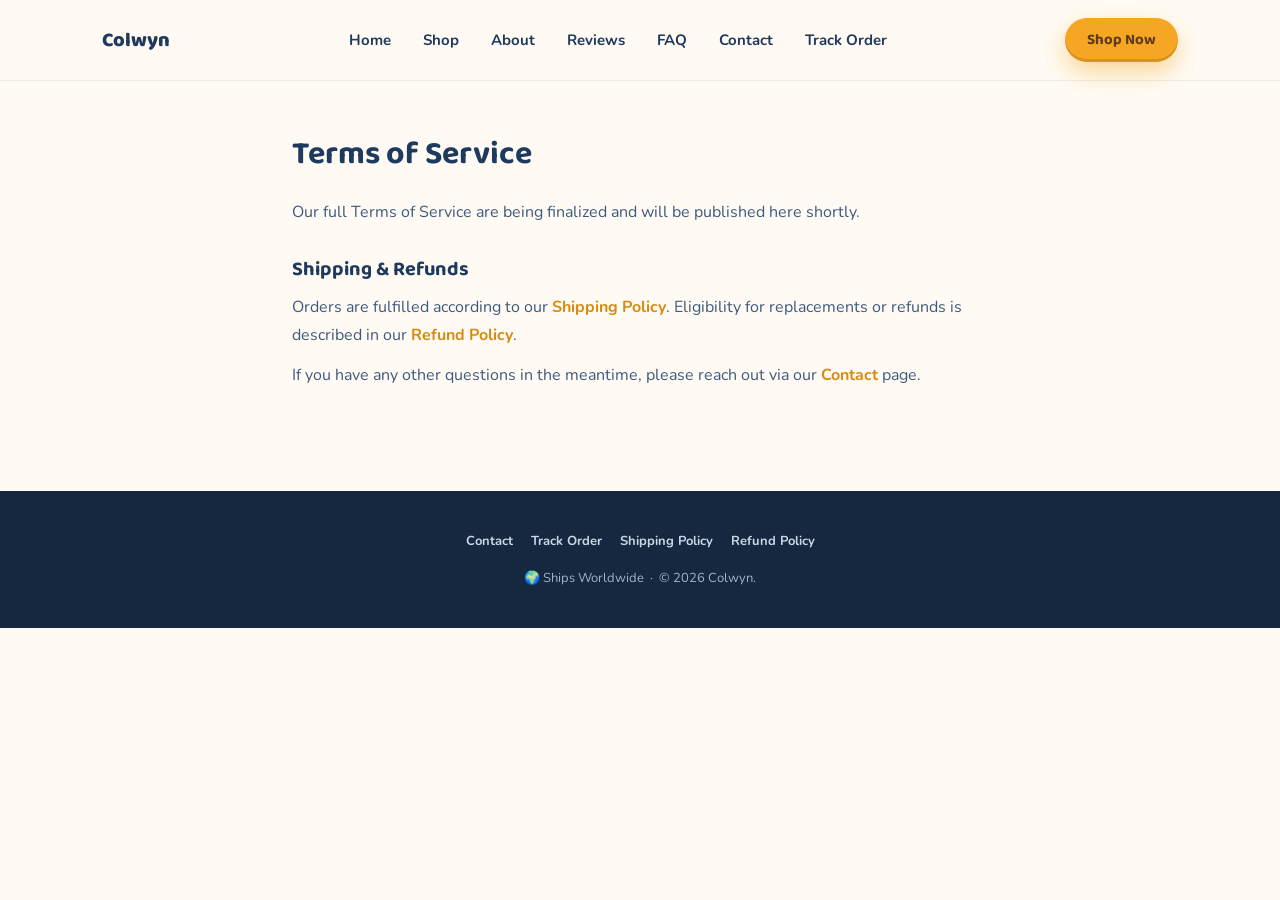
<file: terms-of-service.html>
<!DOCTYPE html>
<html lang="en">
<head>
<meta charset="UTF-8">
<meta name="viewport" content="width=device-width, initial-scale=1.0">
<title>Terms of Service | Colwyn</title>
<link rel="preconnect" href="https://fonts.googleapis.com">
<link rel="preconnect" href="https://fonts.gstatic.com" crossorigin>
<link href="https://fonts.googleapis.com/css2?family=Baloo+2:wght@500;600;700;800&family=Nunito:wght@400;600;700;800&family=Space+Mono:wght@400;700&display=swap" rel="stylesheet">
<link rel="stylesheet" href="css/styles.css">
</head>
<body>

<header>
  <div class="nav">
    <div class="logo">Colwyn</div>
    <div class="nav-links">
      <a href="index.html">Home</a>
      <a href="shop.html">Shop</a>
      <a href="index.html#about">About</a>
      <a href="shop.html#reviews">Reviews</a>
      <a href="shop.html#faq">FAQ</a>
      <a href="contact.html">Contact</a>
      <a href="track-order.html">Track Order</a>
    </div>
    <a href="shop.html" class="btn btn-primary">Shop Now</a>
  </div>
</header>

<section class="policy-section">
  <div class="wrap">
    <!-- This page is a minimal holding page, not the final terms.
         The full Terms of Service need real business details
         (registered entity name/address, governing law, age
         eligibility, liability language reviewed by a lawyer, etc.)
         that haven't been confirmed yet. Replace this entire section
         with the finalized terms once that information is available
         — see project notes. The Shipping & Refunds section below IS
         final, since those two policies have been confirmed. -->
    <h1>Terms of Service</h1>
    <p>Our full Terms of Service are being finalized and will be published here shortly.</p>

    <h2>Shipping &amp; Refunds</h2>
    <p>Orders are fulfilled according to our <a href="shipping-policy.html" style="color:var(--gold-deep);font-weight:700;">Shipping Policy</a>. Eligibility for replacements or refunds is described in our <a href="refund-policy.html" style="color:var(--gold-deep);font-weight:700;">Refund Policy</a>.</p>

    <p>If you have any other questions in the meantime, please reach out via our <a href="contact.html" style="color:var(--gold-deep);font-weight:700;">Contact</a> page.</p>
  </div>
</section>

<footer>
  <div class="wrap">
    <div class="footer-links">
      <a href="contact.html">Contact</a>
      <a href="track-order.html">Track Order</a>
      <a href="shipping-policy.html">Shipping Policy</a>
      <a href="refund-policy.html">Refund Policy</a>
      <!-- REMAINING POLICY LINKS PLACEHOLDER — restore once approved
           Privacy Policy and Terms of Service still contain draft /
           TO CONFIRM placeholders (business entity name, governing
           law, data-collection specifics, etc.) and are not yet
           publicly linked. Shipping Policy and Refund Policy were
           finalized using confirmed supplier fulfillment details and
           are now live above. Once Privacy Policy and Terms of
           Service are reviewed and approved, restore these two:
           <a href="privacy-policy.html">Privacy Policy</a>
           <a href="terms-of-service.html">Terms of Service</a>
      -->
    </div>
    <p>🌍 Ships Worldwide &nbsp;·&nbsp; © 2026 Colwyn.</p>
  </div>
</footer>

</body>
</html>
</file>
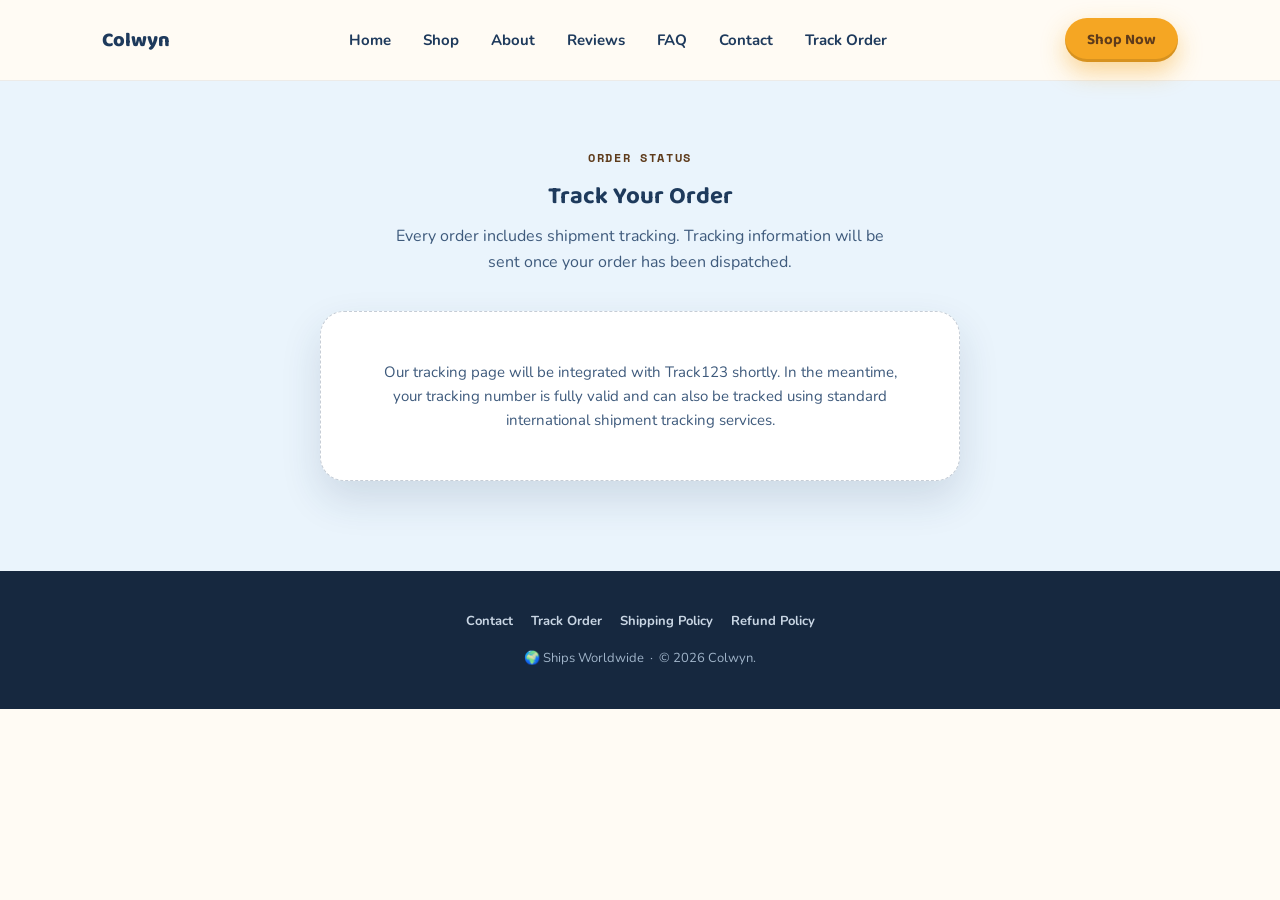
<file: track-order.html>
<!DOCTYPE html>
<html lang="en">
<head>
<meta charset="UTF-8">
<meta name="viewport" content="width=device-width, initial-scale=1.0">
<title>Track Your Order | Colwyn</title>
<link rel="preconnect" href="https://fonts.googleapis.com">
<link rel="preconnect" href="https://fonts.gstatic.com" crossorigin>
<link href="https://fonts.googleapis.com/css2?family=Baloo+2:wght@500;600;700;800&family=Nunito:wght@400;600;700;800&family=Space+Mono:wght@400;700&display=swap" rel="stylesheet">

<link rel="stylesheet" href="css/styles.css">



</head>
<body>

<header>
  <div class="nav">
    <div class="logo">Colwyn</div>
    <div class="nav-links">
      <a href="index.html">Home</a>
      <a href="shop.html">Shop</a>
      <a href="index.html#about">About</a>
      <a href="shop.html#reviews">Reviews</a>
      <a href="shop.html#faq">FAQ</a>
      <a href="contact.html">Contact</a>
      <a href="track-order.html">Track Order</a>
    </div>
    <a href="shop.html" class="btn btn-primary">Shop Now</a>
  </div>
</header>

<section class="track-section">
  <div class="wrap">
    <span class="eyebrow">Order status</span>
    <h1 style="margin:12px 0 14px;">Track Your Order</h1>
    <p style="color:var(--ink-soft);font-size:16px;max-width:520px;margin:0 auto;">Every order includes shipment tracking. Tracking information will be sent once your order has been dispatched.</p>

    <div class="track-widget-box">
      <!-- TRACK123 WIDGET PLACEHOLDER
           This container is reserved for the Track123 order-tracking widget.
           Embed the official Track123 script/snippet here once the app is
           installed and configured. No tracking functionality is implemented
           yet — do not add placeholder or simulated tracking data. -->
      <div id="track123-widget-placeholder">
        <p style="color:var(--ink-soft);font-size:15px;">Our tracking page will be integrated with Track123 shortly. In the meantime, your tracking number is fully valid and can also be tracked using standard international shipment tracking services.</p>
      </div>
    </div>
  </div>
</section>

<footer>
  <div class="wrap">
    <div class="footer-links">
      <a href="contact.html">Contact</a>
      <a href="track-order.html">Track Order</a>
      <a href="shipping-policy.html">Shipping Policy</a>
      <a href="refund-policy.html">Refund Policy</a>
      <!-- REMAINING POLICY LINKS PLACEHOLDER — restore once approved
           Privacy Policy and Terms of Service still contain draft /
           TO CONFIRM placeholders (business entity name, governing
           law, data-collection specifics, etc.) and are not yet
           publicly linked. Shipping Policy and Refund Policy were
           finalized using confirmed supplier fulfillment details and
           are now live above. Once Privacy Policy and Terms of
           Service are reviewed and approved, restore these two:
           <a href="privacy-policy.html">Privacy Policy</a>
           <a href="terms-of-service.html">Terms of Service</a>
      -->
    </div>
    <p>🌍 Ships Worldwide &nbsp;·&nbsp; © 2026 Colwyn.</p>
  </div>
</footer>

</body>
</html>
</file>
<file: css/styles.css>
/* ============================================================
   COLWYN — Shared Stylesheet
   Used by: index.html, shop.html, contact.html, track-order.html
   Contains design tokens, typography, buttons, nav, footer, and
   every reusable component shared across the site.
   ============================================================ */


  :root{
    --sky:#EAF4FC;
    --sky-deep:#D7EBFB;
    --peach:#FFDCC9;
    --peach-deep:#FFC7A8;
    --ink:#1E3A5C;
    --ink-soft:#3E5A7C;
    --wood:#8B5A2B;
    --wood-dark:#5E3B1B;
    --gold:#F5A623;
    --gold-deep:#D98A0E;
    --leaf:#3F8F63;
    --cream:#FFFBF4;
    --white:#FFFFFF;
    --shadow:0 18px 40px rgba(30,58,92,0.14);
  }
  *{box-sizing:border-box;margin:0;padding:0;}
  html{scroll-behavior:smooth;}
  body{
    font-family:'Nunito',sans-serif;
    color:var(--ink);
    background:var(--cream);
    line-height:1.6;
    -webkit-font-smoothing:antialiased;
  }
  h1,h2,h3,.display{
    font-family:'Baloo 2',cursive;
    font-weight:700;
    color:var(--ink);
    line-height:1.15;
  }
  .eyebrow{
    font-family:'Space Mono',monospace;
    font-size:12px;
    letter-spacing:0.14em;
    text-transform:uppercase;
    color:var(--wood-dark);
    font-weight:700;
  }
  a{color:inherit;text-decoration:none;}
  img{max-width:100%;display:block;}
  .wrap{max-width:1140px;margin:0 auto;padding:0 32px;}
  .btn{
    display:inline-flex;align-items:center;gap:10px;
    font-family:'Baloo 2',cursive;font-weight:700;font-size:18px;
    padding:16px 34px;border-radius:100px;border:none;cursor:pointer;
    transition:transform .15s ease, box-shadow .15s ease;
  }
  .btn-primary{
    background:var(--gold);color:var(--wood-dark);
    box-shadow:0 10px 24px rgba(245,166,35,0.45), inset 0 -3px 0 rgba(0,0,0,0.12);
  }
  .btn-primary:hover{transform:translateY(-2px);box-shadow:0 14px 28px rgba(245,166,35,0.55), inset 0 -3px 0 rgba(0,0,0,0.12);}
  .btn-primary[aria-disabled="true"]{
    cursor:wait;pointer-events:none;opacity:0.72;transform:none;
  }
  .shopify-status{
    position:fixed;left:50%;bottom:24px;z-index:1000;max-width:min(420px,calc(100vw - 40px));
    transform:translateX(-50%);background:var(--ink);color:var(--white);
    border-radius:14px;padding:14px 18px;box-shadow:var(--shadow);font-size:14px;font-weight:700;
  }
  .shopify-status[hidden]{display:none;}
  .btn-ghost{
    background:transparent;color:var(--ink);border:2px solid var(--ink);
  }

  /* NAV */
  header{
    position:sticky;top:0;z-index:50;
    background:rgba(255,251,244,0.92);
    backdrop-filter:blur(6px);
    border-bottom:1px solid rgba(30,58,92,0.08);
  }
  .nav{display:flex;align-items:center;justify-content:space-between;padding:18px 32px;max-width:1140px;margin:0 auto;}
  .logo{font-family:'Baloo 2',cursive;font-weight:800;font-size:20px;}
  .logo span{color:var(--gold-deep);}
  .nav-links{display:flex;gap:32px;font-weight:700;font-size:15px;}
  .nav-links a:hover{color:var(--gold-deep);}
  .nav .btn{padding:10px 22px;font-size:15px;}
  @media (max-width:720px){.nav-links{display:none;}}
  section[id]{scroll-margin-top:88px;}

  /* HERO */
  .hero{
    background:linear-gradient(180deg,var(--sky) 0%, var(--sky-deep) 100%);
    position:relative;overflow:hidden;
    padding:72px 0 0;
  }
  .cloud{position:absolute;background:#fff;border-radius:100px;opacity:0.75;filter:blur(1px);}
  .hero-grid{
    display:grid;grid-template-columns:1.05fr 0.95fr;gap:40px;align-items:center;
    position:relative;z-index:2;
  }
  .badge-row{display:flex;gap:10px;flex-wrap:wrap;margin-bottom:20px;}
  .pill{
    background:var(--white);border:1px solid rgba(30,58,92,0.12);
    padding:7px 14px;border-radius:100px;font-size:13px;font-weight:700;
    display:flex;align-items:center;gap:6px;color:var(--ink-soft);
  }
  .hero h1{font-size:50px;margin-bottom:20px;}
  .hero h1 .hl{color:var(--gold-deep);}
  .hero p.lead{font-size:19px;color:var(--ink-soft);max-width:480px;margin-bottom:30px;}
  .hero-cta-row{display:flex;gap:16px;align-items:center;flex-wrap:wrap;margin-bottom:18px;}
  .trust-line{font-size:14px;color:var(--ink-soft);display:flex;align-items:center;gap:8px;}
  .stars{color:var(--gold-deep);letter-spacing:2px;}
  .book-stage{position:relative;display:flex;justify-content:center;align-items:center;padding:30px 0 60px;}
  .book-shadow{
    position:absolute;bottom:20px;width:70%;height:40px;
    background:radial-gradient(ellipse at center, rgba(30,58,92,0.28) 0%, rgba(30,58,92,0) 70%);
    z-index:0;
  }
  .book-cover-img{
    width:78%;max-width:340px;
    filter:drop-shadow(0 22px 26px rgba(30,58,92,0.38));
    transform:rotate(-4deg);
    position:relative;z-index:1;
  }
  .float-badge{
    position:absolute;background:var(--white);border-radius:16px;padding:12px 16px;
    box-shadow:var(--shadow);font-family:'Baloo 2',cursive;font-weight:700;
    display:flex;align-items:center;gap:10px;
    z-index:2;
  }
  .float-badge.stories{top:-6px;left:-10px;font-size:13px;max-width:150px;}
  .float-badge.age{
    bottom:9%;right:6%;flex-direction:column;gap:0;text-align:center;
    width:84px;height:84px;border-radius:50%;justify-content:center;padding:6px;
  }
  .float-badge.age .num{font-size:22px;line-height:1;}
  .float-badge.age .sub{font-size:11px;font-weight:700;color:var(--ink-soft);font-family:'Nunito',sans-serif;letter-spacing:0.02em;}
  .float-badge .num{font-size:22px;color:var(--gold-deep);}

  /* SIGNPOST DIVIDER (signature element) */
  .signpost-divider{
    display:flex;flex-direction:column;align-items:center;gap:10px;
    padding:56px 0 40px;position:relative;
  }
  .signpost-post{width:10px;height:46px;background:linear-gradient(90deg,var(--wood-dark),var(--wood),var(--wood-dark));border-radius:3px;}
  .signpost-arrow{
    background:var(--wood);color:var(--cream);
    font-family:'Space Mono',monospace;font-weight:700;font-size:13px;letter-spacing:0.08em;
    padding:12px 26px;position:relative;text-transform:uppercase;
    box-shadow:0 6px 14px rgba(94,59,27,0.35);
  }
  .signpost-arrow::after{
    content:"";position:absolute;right:-15px;top:0;border-top:22px solid transparent;
    border-bottom:22px solid transparent;border-left:15px solid var(--wood);
  }
  .signpost-arrow.left::after{left:-15px;right:auto;border-left:none;border-right:15px solid var(--wood);}

  section{padding:80px 0;}
  .section-head{text-align:center;max-width:640px;margin:0 auto 48px;}
  .section-head h2{font-size:36px;margin:12px 0 14px;}
  .section-head p{color:var(--ink-soft);font-size:17px;}

  /* EMPATHY */
  .empathy{background:var(--white);}
  .empathy-grid{display:grid;grid-template-columns:repeat(auto-fit,minmax(210px,1fr));gap:24px;}
  .empathy-card{
    background:var(--cream);border-radius:20px;padding:30px 26px;
    border:1px solid rgba(30,58,92,0.06);
  }
  .empathy-card .icon{font-size:30px;margin-bottom:14px;display:block;}
  .empathy-card h3{font-size:19px;margin-bottom:8px;}
  .empathy-card p{color:var(--ink-soft);font-size:15px;}

  /* TRAIL / FEATURES */
  .trail-section{background:var(--sky);}
  .trail{display:grid;grid-template-columns:repeat(4,1fr);gap:22px;}
  .sign{
    background:var(--white);border-radius:20px;padding:28px 22px;text-align:center;
    box-shadow:0 10px 24px rgba(30,58,92,0.08);position:relative;
    border-top:6px solid var(--gold);
  }
  .sign:nth-child(2){border-top-color:var(--leaf);}
  .sign:nth-child(3){border-top-color:#D4577A;}
  .sign:nth-child(4){border-top-color:#3E7FC1;}
  .sign .emoji{font-size:34px;margin-bottom:12px;display:block;}
  .sign h3{font-size:18px;margin-bottom:8px;}
  .sign p{font-size:14px;color:var(--ink-soft);}

  /* STORY PREVIEW */
  .preview{background:var(--white);}
  .preview-grid{display:grid;grid-template-columns:0.9fr 1.1fr;gap:50px;align-items:center;}
  .quote-card{
    background:var(--peach);border-radius:24px;padding:34px;position:relative;
  }
  .quote-card .mark{font-family:'Baloo 2',cursive;font-size:60px;color:var(--gold-deep);line-height:0.5;display:block;margin-bottom:14px;}
  .quote-card p.quote-text{font-size:19px;color:var(--wood-dark);font-weight:600;}
  .quote-card .attribution{margin-top:18px;font-size:14px;color:var(--ink-soft);font-weight:700;}
  .preview-list{list-style:none;}
  .preview-list li{display:flex;gap:14px;margin-bottom:20px;align-items:flex-start;}
  .check{
    flex-shrink:0;width:26px;height:26px;background:var(--leaf);border-radius:50%;
    color:#fff;display:flex;align-items:center;justify-content:center;font-size:14px;font-weight:700;
  }
  .preview-list h4{font-size:16px;margin-bottom:2px;}
  .preview-list p{font-size:14px;color:var(--ink-soft);}

  /* TESTIMONIALS */
  .testimonials{background:var(--sky-deep);}
  .test-grid{display:grid;grid-template-columns:repeat(3,1fr);gap:24px;}
  .test-card{background:var(--white);border-radius:20px;padding:28px;box-shadow:var(--shadow);}
  .test-card .stars{margin-bottom:12px;font-size:15px;}
  .test-card p.body-text{font-size:15px;color:var(--ink-soft);margin-bottom:18px;}
  .test-who{display:flex;align-items:center;gap:12px;}
  .avatar{width:38px;height:38px;border-radius:50%;background:var(--gold);color:var(--wood-dark);display:flex;align-items:center;justify-content:center;font-weight:700;font-family:'Baloo 2',cursive;}
  .test-who .name{font-weight:700;font-size:14px;}
  .test-who .loc{font-size:12px;color:var(--ink-soft);}

  /* PRICING */
  .pricing{background:var(--white);}
  .price-box{
    max-width:640px;margin:0 auto;background:linear-gradient(160deg,var(--peach) 0%, var(--peach-deep) 100%);
    border-radius:28px;padding:48px;text-align:center;box-shadow:var(--shadow);position:relative;overflow:hidden;
  }
  .price-box::before{
    content:"";position:absolute;top:-40px;right:-40px;width:140px;height:140px;
    background:rgba(255,255,255,0.35);border-radius:50%;
  }
  .price-box .btn-primary{width:100%;justify-content:center;margin-top:22px;}
  .guarantee{display:flex;align-items:center;justify-content:center;gap:10px;margin-top:20px;font-size:14px;color:var(--ink-soft);}

  /* FAQ */
  .faq{background:var(--cream);}
  .faq-list{max-width:760px;margin:0 auto;}
  .faq-item{border-bottom:1px solid rgba(30,58,92,0.12);}
  .faq-q{
    width:100%;text-align:left;background:none;border:none;cursor:pointer;
    padding:22px 4px;display:flex;justify-content:space-between;align-items:center;
    font-family:'Baloo 2',cursive;font-weight:700;font-size:17px;color:var(--ink);
  }
  .faq-q .plus{font-size:22px;color:var(--gold-deep);transition:transform .2s ease;}
  .faq-a{max-height:0;overflow:hidden;transition:max-height .25s ease;font-size:15px;color:var(--ink-soft);}
  .faq-a p{padding-bottom:20px;padding-right:30px;}
  .faq-item.open .plus{transform:rotate(45deg);}

  /* FINAL CTA */
  .final-cta{
    background:var(--ink);color:var(--cream);text-align:center;position:relative;overflow:hidden;
  }
  .final-cta h2{color:var(--cream);font-size:38px;margin-bottom:16px;}
  .final-cta p{color:#C9D6E4;max-width:480px;margin:0 auto 30px;font-size:17px;}
  .final-cta .signpost-arrow{background:var(--gold);color:var(--wood-dark);}
  .final-cta .signpost-arrow::after{border-left-color:var(--gold);}

  footer{background:#16283F;color:#9FB3C8;padding:40px 0;text-align:center;font-size:13px;}
  .footer-links{display:flex;justify-content:center;flex-wrap:wrap;gap:18px;margin-bottom:16px;font-size:13px;font-weight:700;}
  .footer-links a{color:#C9D6E4;}
  .footer-links a:hover{color:#fff;}
  footer a{color:#D7E4F0;}

  @media (max-width:900px){
    .hero-grid{grid-template-columns:1fr;}
    .hero h1{font-size:38px;}
    .empathy-grid,.trail{grid-template-columns:repeat(2,1fr);}
    .preview-grid{grid-template-columns:1fr;}
    .test-grid{grid-template-columns:1fr;}
  }
  @media (max-width:560px){
    .empathy-grid,.trail{grid-template-columns:1fr;}
    .wrap{padding:0 20px;}
    .price-box{padding:32px 24px;}
  }

  /* GALLERY */
  .gallery{background:var(--white);padding:36px 0 56px;}
  .gallery-strip{display:flex;justify-content:center;flex-wrap:wrap;gap:14px;}
  .gallery-strip figure{margin:0;width:104px;height:104px;border-radius:12px;overflow:hidden;border:1px solid rgba(30,58,92,0.10);cursor:pointer;transition:transform .15s ease, border-color .15s ease;flex-shrink:0;}
  .gallery-strip figure:hover{transform:translateY(-3px);border-color:var(--gold-deep);}
  .gallery-strip img{width:100%;height:100%;object-fit:cover;display:block;}
  @media (max-width:560px){
    .gallery-strip figure{width:78px;height:78px;}
  }

  /* TRUST BAR */
  .trust-bar{background:var(--white);padding:26px 0;border-bottom:1px solid rgba(30,58,92,0.06);}
  .trust-bar-row{display:flex;flex-wrap:wrap;justify-content:center;gap:12px;}

  /* ABOUT COLWYN */
  .about-section{background:var(--ink);}
  .about-section .wrap{max-width:720px;text-align:center;}
  .about-section h2{color:var(--cream);}
  .about-section p{color:#C9D6E4;font-size:17px;margin-bottom:14px;}

  /* AUTHOR */
  .author-section{background:var(--white);padding-top:0;}
  .signpost-divider.tight{padding:8px 0 0;}
  .signpost-divider.tight .signpost-post{height:22px;}
  .author-card{display:flex;gap:32px;align-items:center;max-width:720px;margin:0 auto;}
  .author-avatar{
    flex-shrink:0;width:154px;height:154px;border-radius:50%;background:var(--peach);
    display:flex;align-items:center;justify-content:center;font-family:'Baloo 2',cursive;
    font-size:50px;font-weight:800;color:var(--wood-dark);overflow:hidden;
  }
  .author-avatar img{width:100%;height:100%;object-fit:cover;object-position:center;}
  .author-card .author-name{margin:14px 0 6px;font-size:28px;}
  .author-card .author-subtitle{display:block;color:var(--ink-soft);font-size:14px;font-weight:700;margin-bottom:18px;}
  .author-card p{color:var(--ink-soft);font-size:16px;line-height:1.8;}
  @media (max-width:560px){.author-card{flex-direction:column;text-align:center;align-items:center;}}


/* ============================================================
   SHOP PAGE — page-specific styles
   Used by: shop.html only (product layout, bundle/price placeholders)
   ============================================================ */

/* SHOP PAGE — new, page-specific additions only (does not alter shared design system) */
.shop-product{padding:56px 0;background:var(--sky);}
.shop-product-grid{display:grid;grid-template-columns:1fr 1fr;gap:48px;align-items:start;}
.shop-main-image{border-radius:20px;box-shadow:var(--shadow);width:100%;background:var(--white);padding:20px;transition:opacity .18s ease;}
.shop-gallery-strip{display:flex;gap:12px;margin-top:16px;flex-wrap:wrap;}
.shop-gallery-strip figure{margin:0;width:84px;height:84px;border-radius:10px;overflow:hidden;border:1px solid rgba(30,58,92,0.12);cursor:pointer;flex-shrink:0;}
.shop-gallery-strip img{width:100%;height:100%;object-fit:cover;display:block;}
.bundle-placeholder{margin:18px 0;padding:16px;border:2px dashed var(--gold);border-radius:14px;background:rgba(245,166,35,0.06);font-size:13px;color:var(--wood-dark);}
.shop-trust-list{list-style:none;margin:18px 0;padding:0;}
.shop-trust-list li{display:flex;gap:10px;align-items:center;margin-bottom:8px;font-size:14px;color:var(--ink-soft);}
.shipping-info{background:var(--white);}
.shipping-grid{display:grid;grid-template-columns:repeat(auto-fit,minmax(220px,1fr));gap:24px;}
@media (max-width:900px){.shop-product-grid{grid-template-columns:1fr;}}

/* ============================================================
   CONTACT PAGE — page-specific styles
   Used by: contact.html only (contact form layout)
   ============================================================ */

/* CONTACT PAGE — new, page-specific additions only */
.contact-section{padding:64px 0 80px;background:var(--sky);}
.contact-form{max-width:560px;margin:0 auto;background:var(--white);border-radius:24px;padding:40px;box-shadow:var(--shadow);}
.contact-form label{display:block;font-weight:700;font-size:14px;margin-bottom:6px;color:var(--ink);}
.contact-form input, .contact-form textarea{
  width:100%;padding:12px 14px;border-radius:10px;border:1px solid rgba(30,58,92,0.2);
  font-family:'Nunito',sans-serif;font-size:15px;margin-bottom:20px;color:var(--ink);background:var(--cream);
}
.contact-form textarea{min-height:140px;resize:vertical;}
.contact-form button{width:100%;justify-content:center;}
.contact-confirm{display:none;background:var(--leaf);color:#fff;padding:14px 18px;border-radius:12px;margin-top:16px;font-weight:700;text-align:center;}
.contact-confirm.show{display:block;}

/* ============================================================
   TRACK ORDER PAGE — page-specific styles
   Used by: track-order.html only (Track123 widget container)
   ============================================================ */

/* TRACK ORDER PAGE — new, page-specific additions only */
.track-section{padding:64px 0 90px;background:var(--sky);text-align:center;}
.track-widget-box{
  max-width:640px;margin:36px auto 0;background:var(--white);border-radius:24px;
  padding:48px;box-shadow:var(--shadow);border:1px dashed rgba(30,58,92,0.25);
}

/* ============================================================
   SHOP PAGE — additions for ecommerce restructure
   (image-swap gallery active state, bundle cards, guarantee block)
   ============================================================ */
.shop-gallery-strip figure.active{border-color:var(--gold-deep);border-width:2px;}

.bundle-section{margin:24px 0;}
.bundle-section-label{display:block;font-size:13px;font-weight:700;color:var(--ink-soft);margin-bottom:12px;}
.bundle-cards{display:grid;grid-template-columns:repeat(3,1fr);gap:14px;}
.bundle-card{
  position:relative;background:var(--white);border:2px solid rgba(30,58,92,0.12);
  border-radius:14px;padding:20px 14px;text-align:center;cursor:pointer;
  transition:border-color .15s ease, transform .15s ease;
}
.bundle-card:hover{transform:translateY(-2px);border-color:var(--gold);}
.bundle-card.featured{border-color:var(--gold);}
.bundle-card .bundle-badge{
  display:inline-block;font-size:11px;font-weight:700;color:var(--gold-deep);
  margin-bottom:8px;letter-spacing:0.02em;
}
.bundle-card h4{font-family:'Baloo 2',cursive;font-size:16px;margin-bottom:2px;}
.bundle-card p{color:var(--ink-soft);font-size:13px;margin:0;}
.bundle-card .bundle-qty{font-size:12px;color:var(--ink-soft);margin-bottom:6px;}
.bundle-card .bundle-price{font-family:'Baloo 2',cursive;font-weight:800;font-size:22px;color:var(--wood-dark);margin:2px 0 8px;}
.bundle-card .bundle-shipping{font-size:11px;color:var(--leaf);font-weight:700;line-height:1.6;}
.bundle-card .bundle-coming-soon{font-size:11px;color:var(--ink-soft);font-weight:700;font-style:italic;margin-top:4px;}
.bundle-card.disabled{
  cursor:not-allowed;opacity:0.55;filter:grayscale(0.4);
}
.bundle-card.disabled:hover{transform:none;border-color:rgba(30,58,92,0.12) !important;}
@media (max-width:560px){.bundle-cards{grid-template-columns:1fr;}}

/* Home page — compact featured-book callout (simple centered block) */
.short-intro{background:var(--white);padding:64px 0;text-align:center;}
.short-intro .wrap{max-width:640px;}
.short-intro p{color:var(--ink-soft);font-size:18px;line-height:1.7;}

/* Money-back guarantee — standalone section (distinct from the trust list) */
.guarantee-section{background:var(--peach);padding:48px 0;text-align:center;}
.guarantee-section .guarantee{
  justify-content:center;font-size:17px;font-weight:700;color:var(--wood-dark);margin-top:0;
}

/* ============================================================
   CART DRAWER + NAV CART ICON
   Used by: shop.html only (cart review before checkout)
   ============================================================ */
.cart-icon-btn{
  position:relative;background:none;border:none;font-size:22px;cursor:pointer;
  padding:6px;line-height:1;margin-left:4px;
}
.cart-count-badge{
  position:absolute;top:-4px;right:-6px;background:var(--gold);color:var(--wood-dark);
  font-size:11px;font-weight:800;border-radius:100px;min-width:18px;height:18px;
  display:flex;align-items:center;justify-content:center;padding:0 4px;
  font-family:'Baloo 2',cursive;
}

.cart-overlay{
  position:fixed;inset:0;background:rgba(30,58,92,0.5);z-index:998;
}
.cart-overlay[hidden]{display:none;}

.cart-drawer{
  position:fixed;top:0;right:0;height:100vh;width:min(420px,100vw);
  background:var(--cream);box-shadow:-12px 0 40px rgba(30,58,92,0.25);
  z-index:999;display:flex;flex-direction:column;
  transform:translateX(100%);transition:transform .25s ease;
}
.cart-drawer.open{transform:translateX(0);}
.cart-drawer-header{
  display:flex;align-items:center;justify-content:space-between;
  padding:22px 24px;border-bottom:1px solid rgba(30,58,92,0.1);
}
.cart-drawer-header h2{font-size:22px;}
.cart-drawer-close{background:none;border:none;font-size:28px;cursor:pointer;color:var(--ink);line-height:1;}
.cart-drawer-body{flex:1;overflow-y:auto;padding:20px 24px;}
.cart-empty-message{color:var(--ink-soft);font-size:15px;text-align:center;margin-top:40px;}

.cart-line-item{display:flex;gap:14px;padding:16px 0;border-bottom:1px solid rgba(30,58,92,0.08);}
.cart-line-item img{width:64px;height:64px;object-fit:cover;border-radius:10px;flex-shrink:0;}
.cart-line-item-title{font-weight:700;font-size:14px;margin-bottom:4px;}
.cart-line-item-price{color:var(--ink-soft);font-size:13px;margin-bottom:8px;}
.cart-qty-stepper{display:flex;align-items:center;gap:10px;}
.cart-qty-stepper button{
  width:26px;height:26px;border-radius:50%;border:1px solid rgba(30,58,92,0.25);
  background:var(--white);cursor:pointer;font-size:15px;line-height:1;color:var(--ink);
}
.cart-qty-stepper button:disabled{opacity:0.4;cursor:not-allowed;}
.cart-line-remove{
  background:none;border:none;color:var(--ink-soft);font-size:12px;
  text-decoration:underline;cursor:pointer;margin-left:auto;align-self:flex-start;
}
.cart-drawer-footer{padding:20px 24px;border-top:1px solid rgba(30,58,92,0.1);}
.cart-subtotal-row{display:flex;justify-content:space-between;font-weight:700;font-size:16px;margin-bottom:14px;}

/* Bundle card selection state (distinct from the "featured"/Most-Popular sticker) */
.bundle-card.selected{border-color:var(--wood-dark);border-width:3px;}
.bundle-card.selected::after{
  content:"✓ Selected";position:absolute;bottom:-11px;left:50%;transform:translateX(-50%);
  background:var(--wood-dark);color:var(--cream);font-size:10px;font-weight:700;
  padding:2px 10px;border-radius:100px;letter-spacing:0.02em;
}

/* ============================================================
   POLICY PAGES (draft placeholders)
   Used by: privacy-policy.html, terms-of-service.html,
   refund-policy.html, shipping-policy.html
   ============================================================ */
.policy-section{padding:56px 0 90px;}
.policy-section .wrap{max-width:760px;}
.draft-banner{
  background:var(--peach);border:2px dashed var(--wood-dark);border-radius:14px;
  padding:18px 20px;margin-bottom:36px;font-size:14px;color:var(--wood-dark);font-weight:700;
}
.policy-section h1{font-size:32px;margin-bottom:24px;}
.policy-section h2{font-size:20px;margin:32px 0 12px;}
.policy-section p, .policy-section li{color:var(--ink-soft);font-size:16px;line-height:1.75;margin-bottom:12px;}
.policy-section ul{padding-left:22px;margin-bottom:16px;}
.policy-todo{color:var(--gold-deep);font-weight:700;}
</file>
